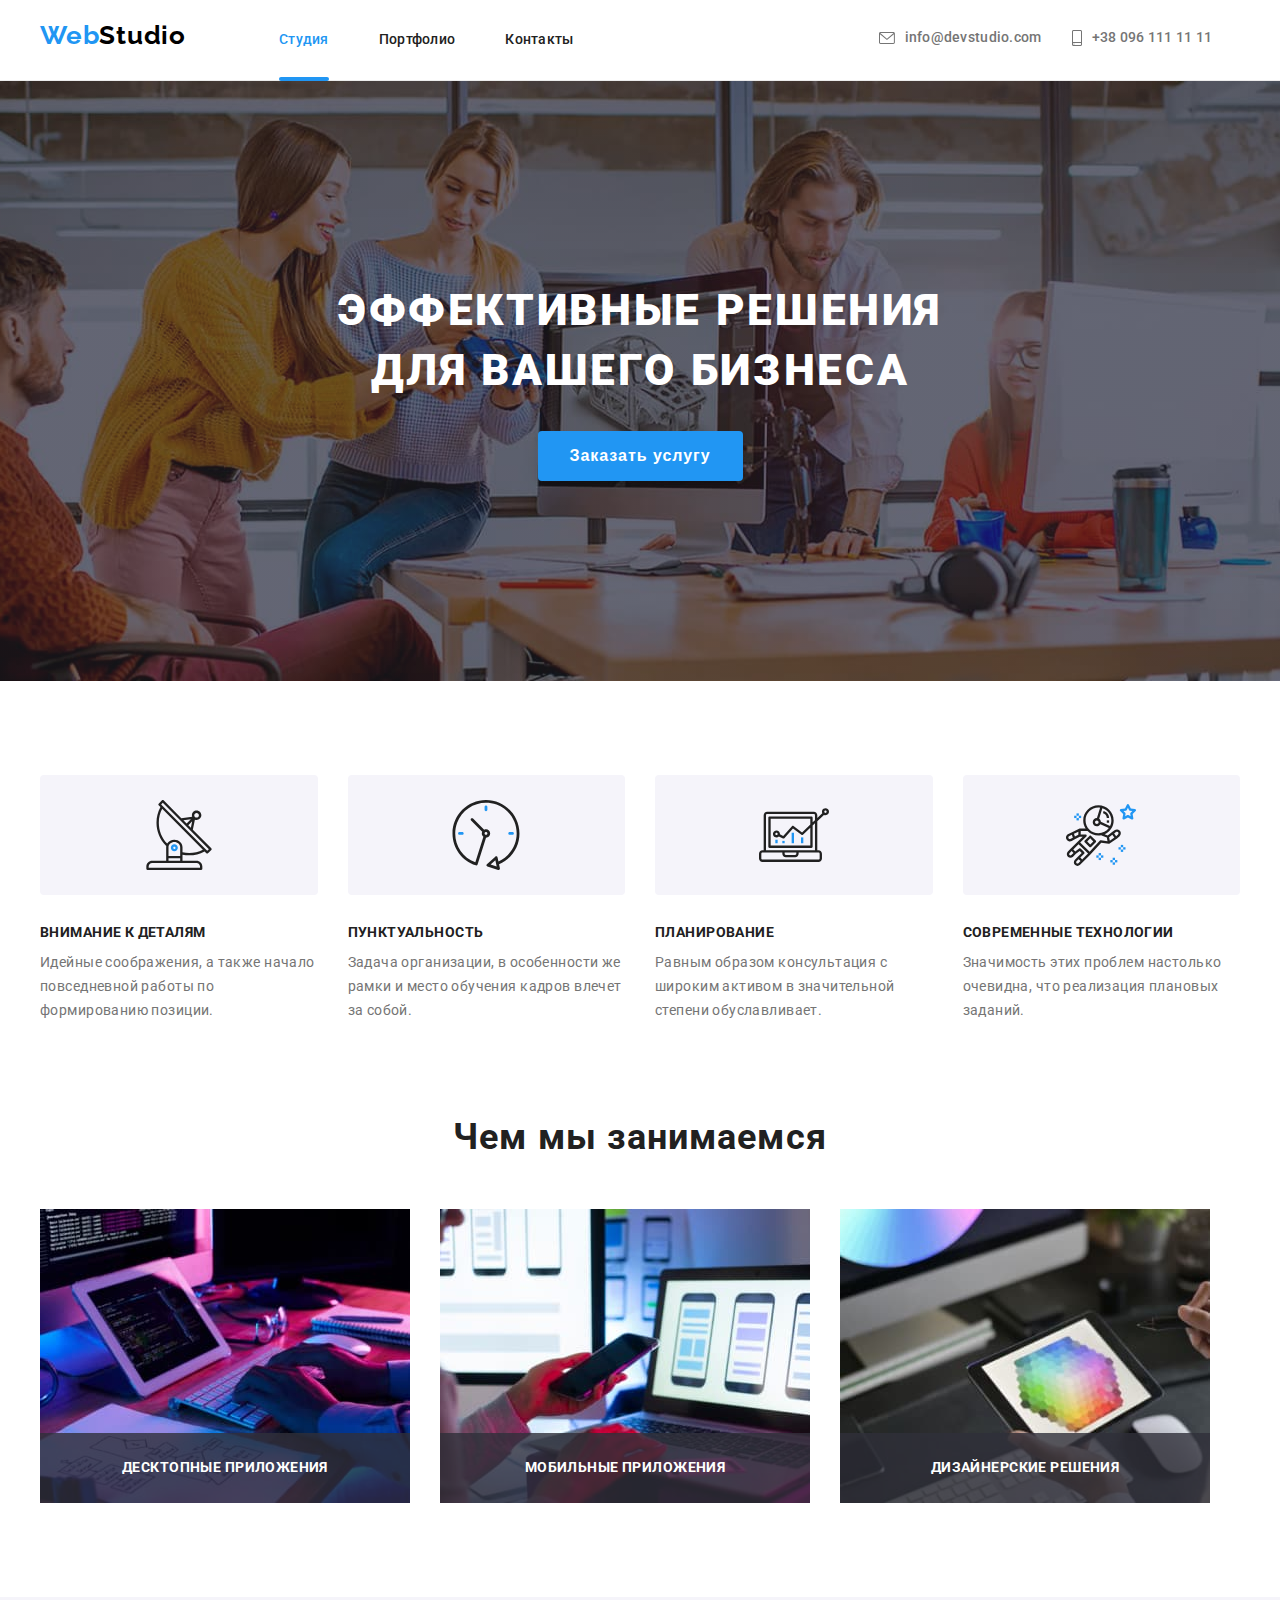
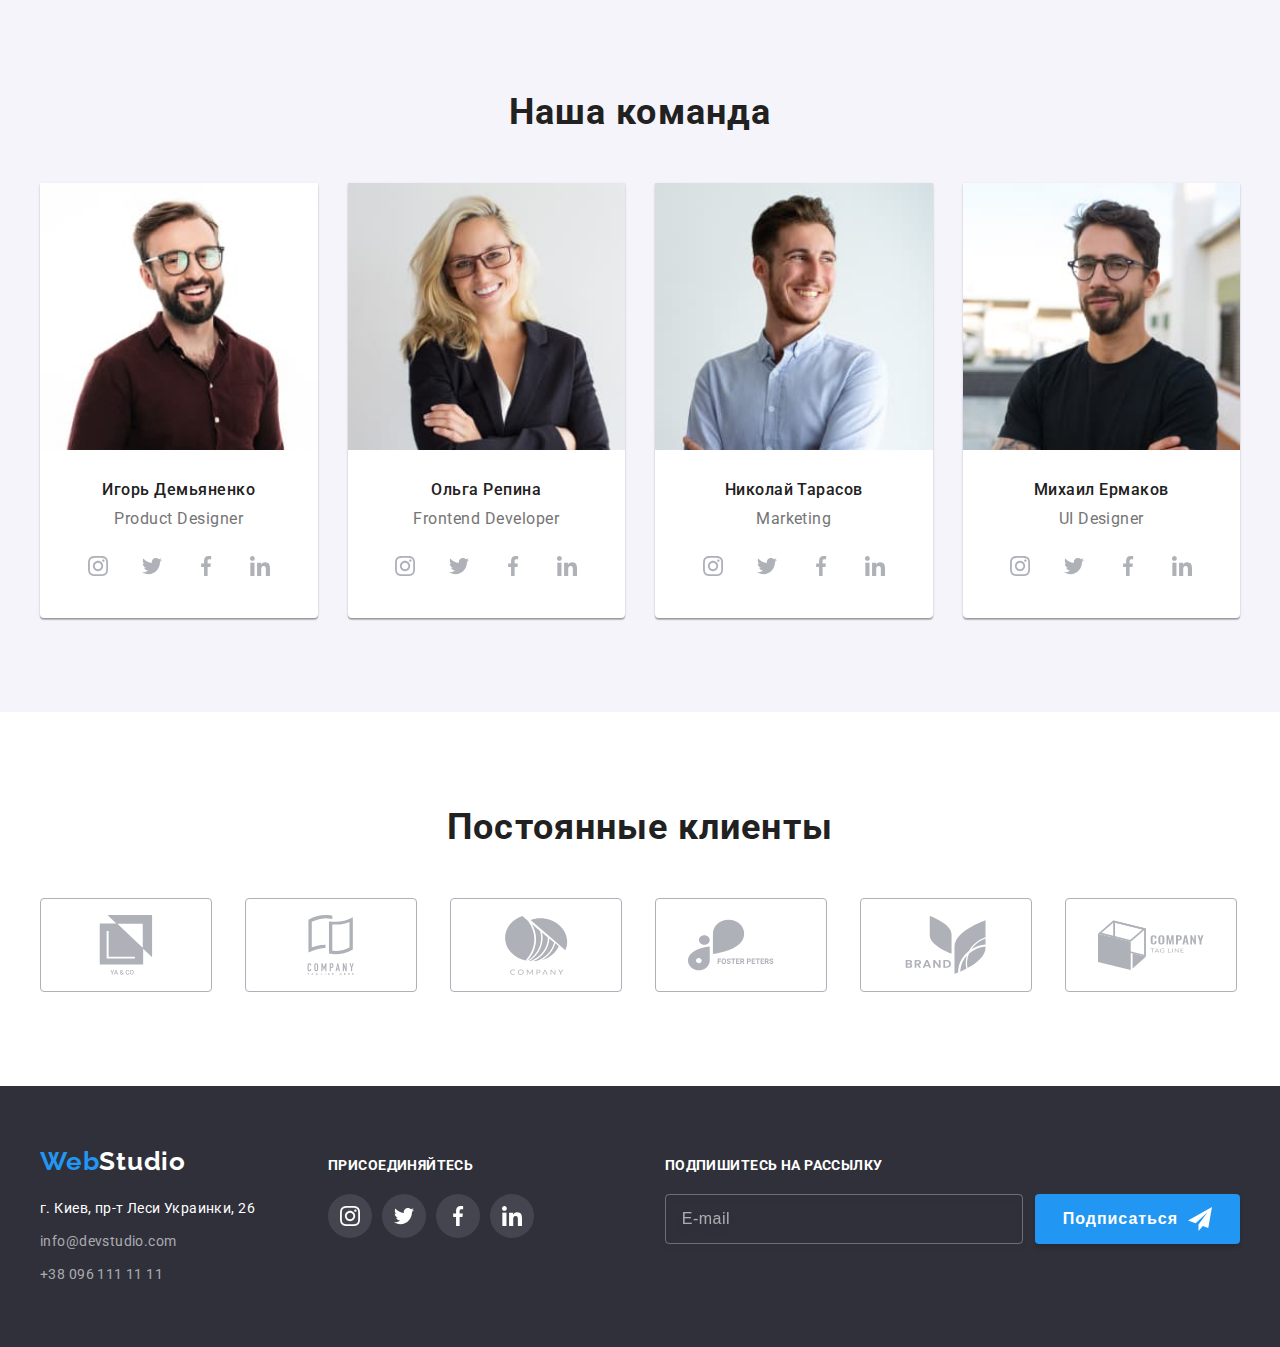
<file: index.html>
<!DOCTYPE html>
<html lang="ru">
  <head>
    <meta charset="UTF-8" />
    <meta http-equiv="X-UA-Compatible" content="IE=edge" />
    <meta name="viewport" content="width=device-width, initial-scale=1.0" />
    <link rel="preconnect" href="https://fonts.googleapis.com" />
    <link rel="preconnect" href="https://fonts.gstatic.com" crossorigin />
    <link
      href="https://fonts.googleapis.com/css2?family=Raleway:wght@700&family=Roboto:wght@400;500;700;900&display=swap"
      rel="stylesheet"
    />
    <meta name="viewport" content="width=device-width, initial-scale=1.0" />
    <title lang="en">WebStudio</title>
    <link
      rel="stylesheet"
      href="https://cdnjs.cloudflare.com/ajax/libs/modern-normalize/1.1.0/modern-normalize.min.css"
      integrity="sha512-wpPYUAdjBVSE4KJnH1VR1HeZfpl1ub8YT/NKx4PuQ5NmX2tKuGu6U/JRp5y+Y8XG2tV+wKQpNHVUX03MfMFn9Q=="
      crossorigin="anonymous"
      referrerpolicy="no-referrer"
    />
    <link rel="stylesheet" href="css/main.min.css" />
  </head>
  <body>
    <header class="header">
      <div class="container header-line">
        <a href="./index.html" class="logo list"
          >Web<span class="h-logo">Studio</span></a
        >
        <button type="button" class="mob-menu-open-btn">
          <svg class="mob-menu-open-icon" width="40px" height="40px">
            <use href="./images/icons/symbol-defs.svg#icon-mob-menu-open"></use>
          </svg>
        </button>
        <nav class="navigation">
          <ul class="menu-list marker">
            <li class="menu-list__item">
              <a href="./index.html" class="menu-list__link current list"
                >Студия
                <div class="link-line"></div
              ></a>
            </li>
            <li class="menu-list__item">
              <a href="./portfolio.html" class="menu-list__link list"
                >Портфолио
                <div class="link-line"></div
              ></a>
            </li>
            <li class="menu-list__item">
              <a href="" class="menu-list__link list"
                >Контакты
                <div class="link-line"></div
              ></a>
            </li>
          </ul>
        </nav>
        <ul class="contacts-list">
          <li class="contacts-list__item">
            <a href="mailto:info@devstudio.com" class="contacts-list__mail">
              <svg class="contacts-list__icon" width="16px" height="12px">
                <use href="./images/icons/symbol-defs.svg#icon-envelope"></use>
              </svg>
              info@devstudio.com</a
            >
          </li>
          <li class="contacts-list__item">
            <a href="tel:+380961111111" class="contacts-list__tel">
              <svg class="contacts-list__icon" width="10px" height="16px">
                <use
                  href="./images/icons/symbol-defs.svg#icon-smartphone"
                ></use></svg
              >+38 096 111 11 11</a
            >
          </li>
        </ul>
      </div>
      <div class="mob-menu is-hidden">
        <button type="button" class="mob-menu-close-btn">
          <svg class="mob-menu-close-icon" width="40px" height="40px">
            <use
              href="./images/icons/symbol-defs.svg#icon-mob-menu-close"
            ></use>
          </svg>
        </button>
        <ul class="mob-menu-list">
          <li class="mob-menu-list__item">
            <a href="./index.html" class="mob-menu-list__link currentt"
              >Студия
              <div class="link-line"></div
            ></a>
          </li>
          <li class="mob-menu-list__item">
            <a href="./portfolio.html" class="mob-menu-list__link list"
              >Портфолио
              <div class="link-line"></div
            ></a>
          </li>
          <li class="mob-menu-list__item">
            <a href="" class="mob-menu-list__link list"
              >Контакты
              <div class="link-line"></div
            ></a>
          </li>
        </ul>
        <div class="mob-menu-end">
          <ul class="mob-contacts-list">
            <li class="mob-contacts-list__item tel">
              <a href="tel:+380961111111" class="mob-contacts-list__tel list">
                +38 096 111 11 11</a
              >
            </li>
            <li class="mob-contacts-list__item mail">
              <a
                href="mailto:info@devstudio.com"
                class="mob-contacts-list__mail list"
              >
                info@devstudio.com</a
              >
            </li>
          </ul>
          <ul class="mob-menu-soc-list">
            <li class="mob-menu-soc-item">
              <a class="mob-menu-soc-link" href="">Instagram</a>
            </li>
            <li class="mob-menu-soc-item">
              <a class="mob-menu-soc-link" href="">Twitter</a>
            </li>
            <li class="mob-menu-soc-item">
              <a class="mob-menu-soc-link" href="">Facebook</a>
            </li>
            <li class="mob-menu-soc-item">
              <a class="mob-menu-soc-link" href="">LinkedIn</a>
            </li>
          </ul>
        </div>
      </div>
    </header>
    <main>
      <section class="banner">
        <div class="container">
          <h1 class="banner__title">Эффективные решения для вашего бизнеса</h1>
          <button type="button" class="btn" data-modal-open>
            Заказать услугу
          </button>
        </div>
      </section>
      <section class="hero section">
        <div class="container">
          <h2 class="hero__pre-title visually-hidden">Наши преимущества</h2>
          <ul class="hero-list">
            <li class="hero-list__item">
              <div class="hero-list__signs">
                <svg class="hero-list__icons" width="70px" height="70px">
                  <use href="./images/icons/symbol-defs.svg#icon-antenna"></use>
                </svg>
              </div>
              <h3 class="hero-list__title">Внимание к деталям</h3>
              <p class="hero-list__text">
                Идейные соображения, а также начало повседневной работы по
                формированию позиции.
              </p>
            </li>
            <li class="hero-list__item">
              <div class="hero-list__signs">
                <svg class="hero-list__icons" width="70px" height="70px">
                  <use href="./images/icons/symbol-defs.svg#icon-clock"></use>
                </svg>
              </div>
              <h3 class="hero-list__title">Пунктуальность</h3>
              <p class="hero-list__text">
                Задача организации, в особенности же рамки и место обучения
                кадров влечет за собой.
              </p>
            </li>
            <li class="hero-list__item">
              <div class="hero-list__signs">
                <svg class="hero-list__icons" width="70px" height="70px">
                  <use href="./images/icons/symbol-defs.svg#icon-diagram"></use>
                </svg>
              </div>
              <h3 class="hero-list__title">Планирование</h3>
              <p class="hero-list__text">
                Равным образом консультация с широким активом в значительной
                степени обуславливает.
              </p>
            </li>
            <li class="hero-list__item">
              <div class="hero-list__signs">
                <svg class="hero-list__icons" width="70px" height="70px">
                  <use
                    href="./images/icons/symbol-defs.svg#icon-astronaut"
                  ></use>
                </svg>
              </div>
              <h3 class="hero-list__title">Современные технологии</h3>
              <p class="hero-list__text">
                Значимость этих проблем настолько очевидна, что реализация
                плановых заданий.
              </p>
            </li>
          </ul>
        </div>
      </section>
      <section class="service section">
        <div class="container">
          <h2 class="title">Чем мы занимаемся</h2>
          <ul class="service-list marker">
            <li class="service-list__item">
              <a href="" class="service-list__link">
                <img
                  class="service-list__img"
                  srcset="./images/action1.jpg 1x, ./images/service-1-2x.jpg 2x"
                  src="./images/action1.jpg"
                  alt="человек печатает
                        текст"
                  width="370"
                  height="294"
                />
                <h3 class="service-list__type">Десктопные приложения</h3></a
              >
            </li>
            <li class="service-list__item">
              <a href="" class="service-list__link">
                <img
                  class="service-list__img"
                  srcset="./images/action2.jpg 1x, ./images/service-2-2x.jpg 2x"
                  src="./images/action2.jpg"
                  alt="человек печатает на телефоне"
                  width="370"
                  height="294"
                />
                <h3 class="service-list__type">Мобильные приложения</h3>
              </a>
            </li>
            <li class="service-list__item">
              <a href="" class="service-list__link">
                <img
                  class="service-list__img"
                  srcset="./images/action3.jpg 1x, ./images/service-3-2x.jpg 2x"
                  src="./images/action3.jpg"
                  alt="человек рисует на планшете"
                  width="370"
                  height="294"
                />
                <h3 class="service-list__type">Дизайнерские решения</h3></a
              >
            </li>
          </ul>
        </div>
      </section>
      <section class="staff section">
        <div class="container">
          <h2 class="title">Наша команда</h2>
          <ul class="staff-list marker">
            <li class="staff-item">
              <picture>
                <source
                  srcset="
                    ./images/staff/agent-1-1x.jpg 1x,
                    ./images/staff/agent-1-2x.jpg 2x
                  "
                  media="(min-width: 1200px)"
                />
                <source
                  srcset="
                    ./images/staff/agent-1-tab-1x.jpg 1x,
                    ./images/staff/agent-1-tab-2x.jpg 2x
                  "
                  media="(min-width: 768px)"
                />
                <source
                  srcset="
                    ./images/staff/agent-1-mob-1x.jpg 1x,
                    ./images/staff/agent-1-mob-2x.jpg 2x
                  "
                  media="(min-width: 320px)"
                />
                <img
                  src="./images/staff/agent-1-mob-1x.jpg "
                  alt="Игорь Демьяненко"
                />
              </picture>
              <div class="agent-file">
                <h3 class="staff-agent">Игорь Демьяненко</h3>
                <p lang="en" class="staff-position">Product Designer</p>
                <ul class="marker soc-list">
                  <li class="soc-item">
                    <a class="agent-soc-link social-links" href=""
                      ><svg class="soc-icons" width="20px" height="20px">
                        <use
                          href="./images/icons/symbol-defs.svg#icon-instagram"
                        ></use></svg
                    ></a>
                  </li>
                  <li class="soc-item">
                    <a class="agent-soc-link social-links" href=""
                      ><svg class="soc-icons" width="20px" height="20px">
                        <use
                          href="./images/icons/symbol-defs.svg#icon-twitter"
                        ></use></svg
                    ></a>
                  </li>
                  <li class="soc-item">
                    <a class="agent-soc-link social-links" href=""
                      ><svg class="soc-icons" width="20px" height="20px">
                        <use
                          href="./images/icons/symbol-defs.svg#icon-facebook"
                        ></use></svg
                    ></a>
                  </li>
                  <li class="soc-item">
                    <a class="agent-soc-link social-links" href=""
                      ><svg class="soc-icons" width="20px" height="20px">
                        <use
                          href="./images/icons/symbol-defs.svg#icon-linkedin"
                        ></use></svg
                    ></a>
                  </li>
                </ul>
              </div>
            </li>
            <li class="staff-item">
              <picture>
                <source
                  srcset="
                    ./images/staff/agent-2-1x.jpg 1x,
                    ./images/staff/agent-2-2x.jpg 2x
                  "
                  media="(min-width: 1200px)"
                />
                <source
                  srcset="
                    ./images/staff/agent-2-tab-1x.jpg 1x,
                    ./images/staff/agent-2-tab-2x.jpg 2x
                  "
                  media="(min-width: 768px)"
                />
                <source
                  srcset="
                    ./images/staff/agent-2-mob-1x.jpg 1x,
                    ./images/staff/agent-2-mob-2x.jpg 2x
                  "
                  media="(min-width: 320px)"
                />
                <img
                  src="./images/staff/agent-2-mob-1x.jpg "
                  alt="Ольга Репина"
                />
              </picture>
              <div class="agent-file">
                <h3 class="staff-agent">Ольга Репина</h3>
                <p lang="en" class="staff-position">Frontend Developer</p>
                <ul class="marker soc-list">
                  <li class="soc-item">
                    <a class="agent-soc-link social-links" href=""
                      ><svg class="soc-icons" width="20px" height="20px">
                        <use
                          href="./images/icons/symbol-defs.svg#icon-instagram"
                        ></use></svg
                    ></a>
                  </li>
                  <li class="soc-item">
                    <a class="agent-soc-link social-links" href=""
                      ><svg class="soc-icons" width="20px" height="20px">
                        <use
                          href="./images/icons/symbol-defs.svg#icon-twitter"
                        ></use></svg
                    ></a>
                  </li>
                  <li class="soc-item">
                    <a class="agent-soc-link social-links" href=""
                      ><svg class="soc-icons" width="20px" height="20px">
                        <use
                          href="./images/icons/symbol-defs.svg#icon-facebook"
                        ></use></svg
                    ></a>
                  </li>
                  <li class="soc-item">
                    <a class="agent-soc-link social-links" href=""
                      ><svg class="soc-icons" width="20px" height="20px">
                        <use
                          href="./images/icons/symbol-defs.svg#icon-linkedin"
                        ></use></svg
                    ></a>
                  </li>
                </ul>
              </div>
            </li>
            <li class="staff-item">
              <picture>
                <source
                  srcset="
                    ./images/staff/agent-3-1x.jpg 1x,
                    ./images/staff/agent-3-2x.jpg 2x
                  "
                  media="(min-width: 1200px)"
                />
                <source
                  srcset="
                    ./images/staff/agent-3-tab-1x.jpg 1x,
                    ./images/staff/agent-3-tab-2x.jpg 2x
                  "
                  media="(min-width: 768px)"
                />
                <source
                  srcset="
                    ./images/staff/agent-3-mob-1x.jpg 1x,
                    ./images/staff/agent-3-mob-2x.jpg 2x
                  "
                  media="(min-width: 320px)"
                />
                <img
                  src="./images/staff/agent-3-mob-1x.jpg "
                  alt="Николай Тарасов"
                />
              </picture>
              <div class="agent-file">
                <h3 class="staff-agent">Николай Тарасов</h3>
                <p lang="en" class="staff-position">Marketing</p>
                <ul class="marker soc-list">
                  <li class="soc-item">
                    <a class="agent-soc-link social-links" href=""
                      ><svg class="soc-icons" width="20px" height="20px">
                        <use
                          href="./images/icons/symbol-defs.svg#icon-instagram"
                        ></use></svg
                    ></a>
                  </li>
                  <li class="soc-item">
                    <a class="agent-soc-link social-links" href=""
                      ><svg class="soc-icons" width="20px" height="20px">
                        <use
                          href="./images/icons/symbol-defs.svg#icon-twitter"
                        ></use></svg
                    ></a>
                  </li>
                  <li class="soc-item">
                    <a class="agent-soc-link social-links" href=""
                      ><svg class="soc-icons" width="20px" height="20px">
                        <use
                          href="./images/icons/symbol-defs.svg#icon-facebook"
                        ></use></svg
                    ></a>
                  </li>
                  <li class="soc-item">
                    <a class="agent-soc-link social-links" href=""
                      ><svg class="soc-icons" width="20px" height="20px">
                        <use
                          href="./images/icons/symbol-defs.svg#icon-linkedin"
                        ></use></svg
                    ></a>
                  </li>
                </ul>
              </div>
            </li>
            <li class="staff-item">
              <picture>
                <source
                  srcset="
                    ./images/staff/agent-4-1x.jpg 1x,
                    ./images/staff/agent-4-2x.jpg 2x
                  "
                  media="(min-width: 1200px)"
                />
                <source
                  srcset="
                    ./images/staff/agent-4-tab-1x.jpg 1x,
                    ./images/staff/agent-4-tab-2x.jpg 2x
                  "
                  media="(min-width: 768px)"
                />
                <source
                  srcset="
                    ./images/staff/agent-4-mob-1x.jpg 1x,
                    ./images/staff/agent-4-mob-2x.jpg 2x
                  "
                  media="(min-width: 320px)"
                />
                <img
                  src="./images/staff/agent-4-mob-1x.jpg "
                  alt="Михаил Ермаков"
                />
              </picture>
              <div class="agent-file">
                <h3 class="staff-agent">Михаил Ермаков</h3>
                <p lang="en" class="staff-position">UI Designer</p>
                <ul class="marker soc-list">
                  <li class="soc-item">
                    <a class="agent-soc-link social-links" href=""
                      ><svg class="soc-icons" width="20px" height="20px">
                        <use
                          href="./images/icons/symbol-defs.svg#icon-instagram"
                        ></use></svg
                    ></a>
                  </li>
                  <li class="soc-item">
                    <a class="agent-soc-link social-links" href=""
                      ><svg class="soc-icons" width="20px" height="20px">
                        <use
                          href="./images/icons/symbol-defs.svg#icon-twitter"
                        ></use></svg
                    ></a>
                  </li>
                  <li class="soc-item">
                    <a class="agent-soc-link social-links" href=""
                      ><svg class="soc-icons" width="20px" height="20px">
                        <use
                          href="./images/icons/symbol-defs.svg#icon-facebook"
                        ></use></svg
                    ></a>
                  </li>
                  <li class="soc-item">
                    <a class="agent-soc-link social-links" href=""
                      ><svg class="soc-icons" width="20px" height="20px">
                        <use
                          href="./images/icons/symbol-defs.svg#icon-linkedin"
                        ></use></svg
                    ></a>
                  </li>
                </ul>
              </div>
            </li>
          </ul>
        </div>
      </section>
      <section class="customers section">
        <div class="container">
          <h2 class="title">Постоянные клиенты</h2>
          <ul class="customers-list marker">
            <li class="customers-item">
              <a class="customer-link" href=""
                ><svg class="customers-icon" width="106" height="60">
                  <use
                    href="./images/icons/customers.svg#icon-client-1"
                  ></use></svg
              ></a>
            </li>
            <li class="customers-item">
              <a class="customer-link" href=""
                ><svg class="customers-icon" width="106" height="60">
                  <use
                    href="./images/icons/customers.svg#icon-client-2"
                  ></use></svg
              ></a>
            </li>
            <li class="customers-item">
              <a class="customer-link" href=""
                ><svg class="customers-icon" width="106" height="60">
                  <use
                    href="./images/icons/customers.svg#icon-client-3"
                  ></use></svg
              ></a>
            </li>
            <li class="customers-item">
              <a class="customer-link" href=""
                ><svg class="customers-icon" width="106" height="60">
                  <use
                    href="./images/icons/customers.svg#icon-client-4"
                  ></use></svg
              ></a>
            </li>
            <li class="customers-item">
              <a class="customer-link" href=""
                ><svg class="customers-icon" width="106" height="60">
                  <use
                    href="./images/icons/customers.svg#icon-client-5"
                  ></use></svg
              ></a>
            </li>
            <li class="customers-item">
              <a class="customer-link" href=""
                ><svg class="customers-icon" width="106" height="60">
                  <use
                    href="./images/icons/customers.svg#icon-client-6"
                  ></use></svg
              ></a>
            </li>
          </ul>
        </div>
      </section>
    </main>
    <footer class="footer">
      <div class="container footer-line">
        <div class="tab-footer-contacts">
          <div class="address-box">
            <a href="./index.html" class="logo list"
              >Web<span class="f-logo">Studio</span></a
            >
            <address class="footer-address">
              <ul class="footer-list marker">
                <li class="footer-item">
                  <a
                    href="https://goo.gl/maps/2nXWbxgtpH25qz2GA"
                    target="_blank"
                    rel="noreferrer noopener"
                    class="footer-location list"
                    >г. Киев, пр-т Леси Украинки, 26</a
                  >
                </li>
                <li class="footer-item">
                  <a href="mailto:info@devstudio.com" class="footer-mail list"
                    >info@devstudio.com</a
                  >
                </li>
                <li class="footer-item">
                  <a href="tel:+380961111111" class="footer-tel list"
                    >+38 096 111 11 11</a
                  >
                </li>
              </ul>
            </address>
          </div>
          <div class="footer-invite">
            <h3 class="invite-title">присоединяйтесь</h3>
            <ul class="soc-list marker">
              <li class="soc-item">
                <a class="footer-soc-link social-links link" href=""
                  ><svg class="soc-icons" width="20px" height="20px">
                    <use
                      href="./images/icons/symbol-defs.svg#icon-instagram"
                    ></use></svg
                ></a>
              </li>
              <li class="soc-item">
                <a class="footer-soc-link social-links" href=""
                  ><svg class="soc-icons" width="20px" height="20px">
                    <use
                      href="./images/icons/symbol-defs.svg#icon-twitter"
                    ></use></svg
                ></a>
              </li>
              <li class="soc-item">
                <a class="footer-soc-link social-links list" href=""
                  ><svg class="soc-icons" width="20px" height="20px">
                    <use
                      href="./images/icons/symbol-defs.svg#icon-facebook"
                    ></use></svg
                ></a>
              </li>
              <li class="soc-item">
                <a class="footer-soc-link social-links" href=""
                  ><svg class="soc-icons" width="20px" height="20px">
                    <use
                      href="./images/icons/symbol-defs.svg#icon-linkedin"
                    ></use></svg
                ></a>
              </li>
            </ul>
          </div>
        </div>
        <form class="footer-form">
          <label class="follow-label" for="follow-mail"
            >Подпишитесь на рассылку</label
          >
          <div class="follow-wrap">
            <input
              class="follow-input"
              name="follow-mail"
              type="email"
              id="follow-mail"
              placeholder="E-mail"
              required
            />
            <button class="follow-btn" type="submit">
              Подписаться<svg class="follow-icon" width="24px" height="24px">
                <use href="./images/icons/symbol-defs.svg#icon-plane"></use>
              </svg>
            </button>
          </div>
        </form>
      </div>
    </footer>
    <div class="backdrop is-hidden" data-modal>
      <div class="modal">
        <button type="button" class="modal-close" data-modal-close>
          <svg class="modal-close-icon" width="18" height="18">
            <use href="./images/icons/symbol-defs.svg#icon-exit"></use>
          </svg>
        </button>
        <form class="modal-form">
          <h3 class="modal-title">Оставьте свои данные, мы вам перезвоним</h3>
          <div class="field-form">
            <label class="modal-label" for="user-name">Имя</label>
            <div class="input-wrap">
              <input
                placeholder=" "
                class="modal-input"
                type="text"
                name="user-name"
                id="user-name"
                required
                minlength="2"
                maxlength="20"
              />
              <svg class="input-icon" width="18px" height="18px">
                <use
                  href="./images/icons/symbol-defs.svg#icon-user-modal"
                ></use>
              </svg>
            </div>
          </div>
          <div class="field-form">
            <label class="modal-label tel" for="user-tel">Телефон</label>
            <div class="input-wrap">
              <input
                placeholder=" "
                class="modal-input"
                type="tel"
                value="+380"
                name="user-tel"
                id="user-tel"
                maxlength="13"
                required
              />
              <svg class="input-icon" width="18px" height="18px">
                <use
                  href="./images/icons/symbol-defs.svg#icon-phone-modal"
                ></use>
              </svg>
            </div>
          </div>
          <div class="field-form">
            <label class="modal-label" for="user-mail">Почта</label>
            <div class="input-wrap">
              <input
                placeholder=" "
                class="modal-input"
                type="email"
                name="user-mail"
                id="user-mail"
                maxlength="30"
                required
              />
              <svg class="input-icon" width="18px" height="18px">
                <use
                  href="./images/icons/symbol-defs.svg#icon-envelope-modal"
                ></use>
              </svg>
            </div>
          </div>
          <label class="modal-label" for="user-commment">Комментарий</label>
          <textarea
            class="modal-comment"
            placeholder="Введите текст"
            name="user-commment"
            id="user-commment"
            cols="30"
            rows="10"
          ></textarea>
          <input
            class="modal-check visually-hidden"
            type="checkbox"
            name="privacy-confirm"
            id="privacy-confirm"
            required
          />
          <label class="modal-check-text" for="privacy-confirm"
            ><span class="confirmation"
              ><svg class="privacy-icon" width="16px" height="15px">
                <use
                  href="./images/icons/symbol-defs.svg#icon-check-modal"
                ></use></svg
            ></span>
            Соглашаюсь с рассылкой и принимаю &nbsp;
            <a class="privacy-link list" href="">Условия договора</a></label
          >
          <button class="modal-btn" type="submit">Отправить</button>
        </form>
      </div>
    </div>
    <script src="./js/modal.js"></script>
    <script src="./js/menu.js"></script>
  </body>
</html>
</file>
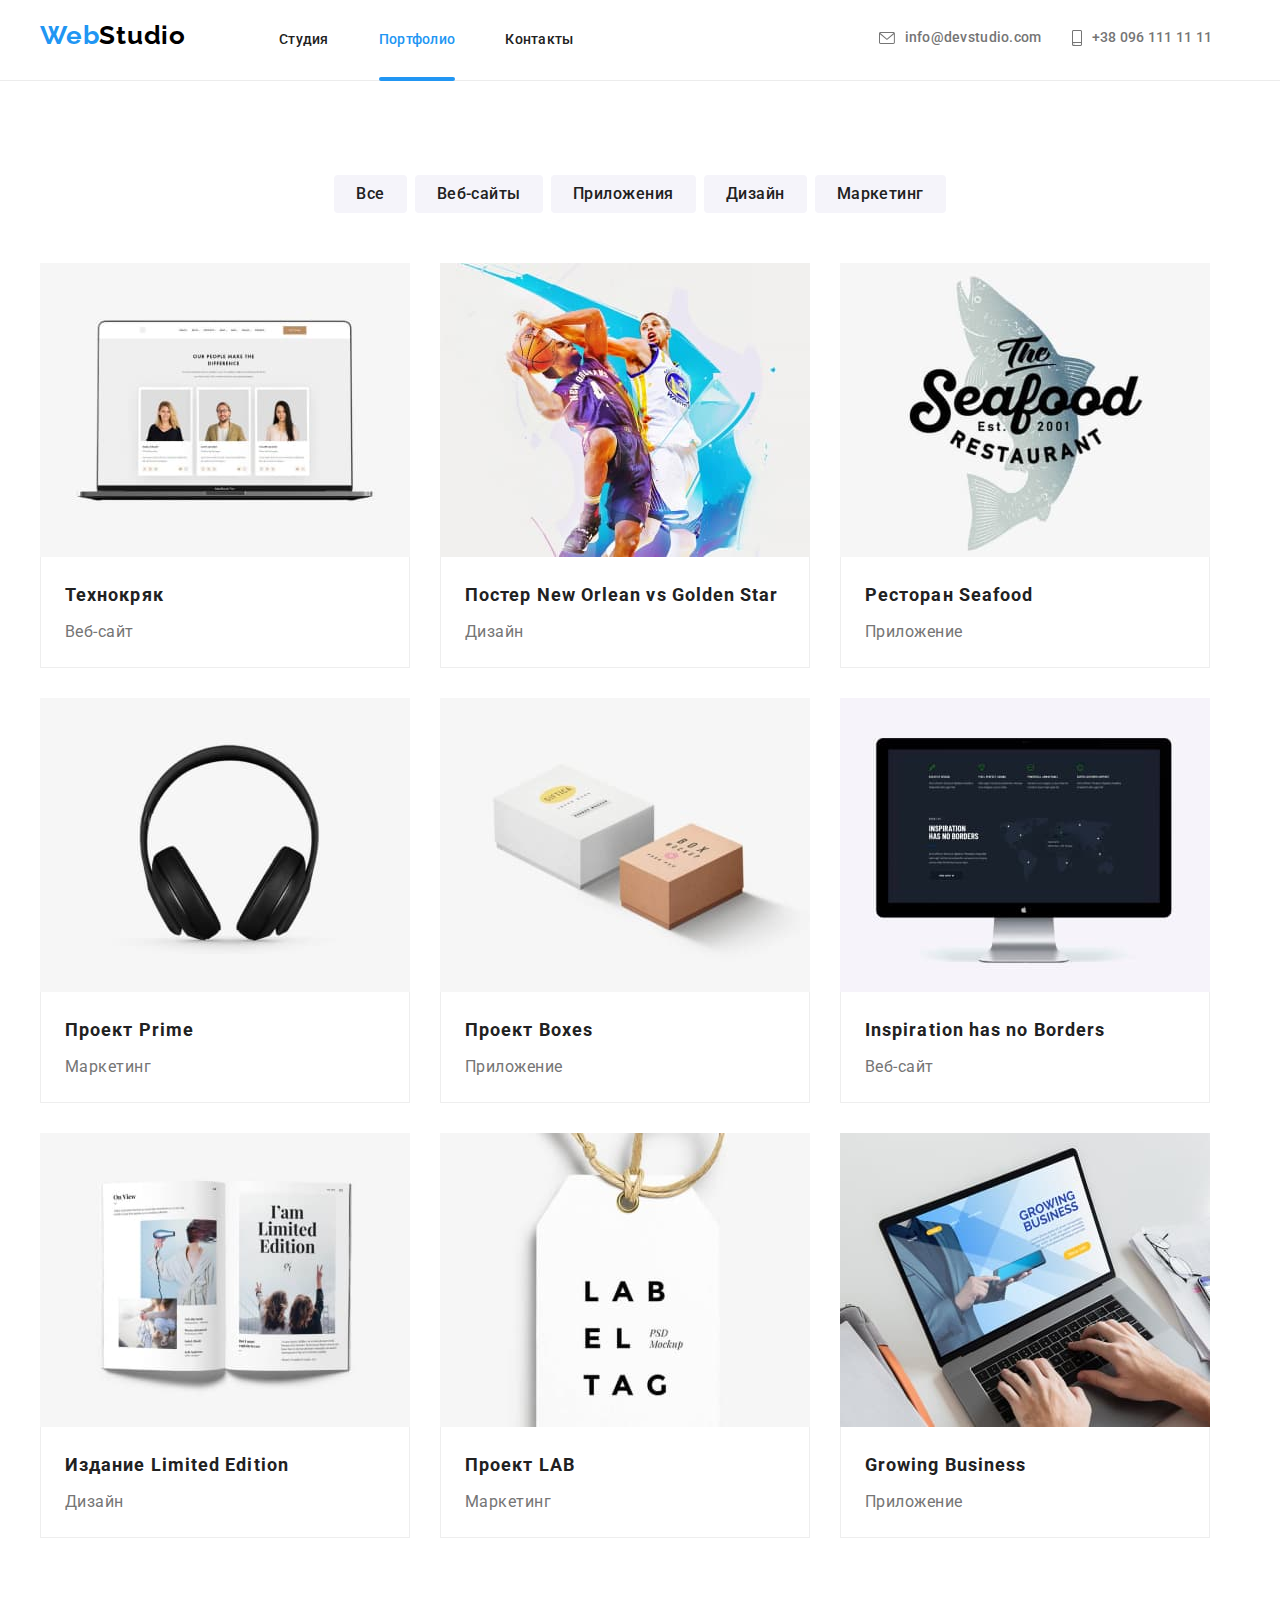
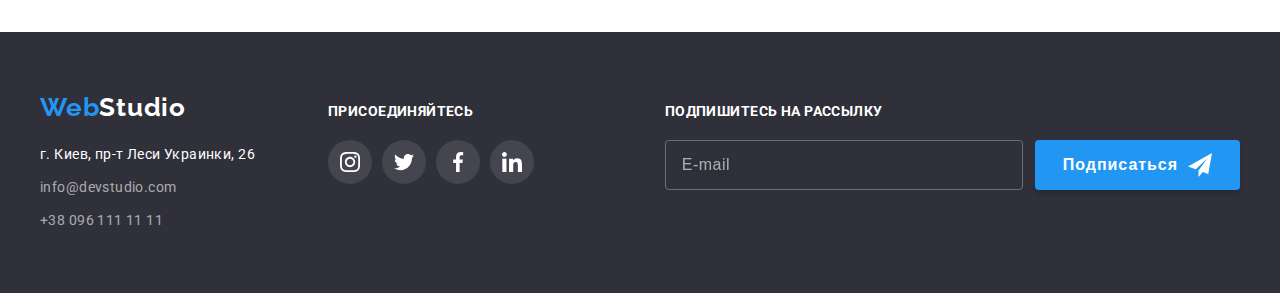
<file: portfolio.html>
<!DOCTYPE html>
<html lang="ru">
  <head>
    <meta charset="UTF-8" />
    <meta http-equiv="X-UA-Compatible" content="IE=edge" />
    <meta name="viewport" content="width=device-width, initial-scale=1.0" />
    <link rel="preconnect" href="https://fonts.googleapis.com" />
    <link rel="preconnect" href="https://fonts.gstatic.com" crossorigin />
    <link
      href="https://fonts.googleapis.com/css2?family=Raleway:wght@700&family=Roboto:wght@400;500;700;900&display=swap"
      rel="stylesheet"
    />
    <meta name="viewport" content="width=device-width, initial-scale=1.0" />
    <title>Портфолио</title>
    <link
      rel="stylesheet"
      href="https://cdnjs.cloudflare.com/ajax/libs/modern-normalize/1.1.0/modern-normalize.min.css"
      integrity="sha512-wpPYUAdjBVSE4KJnH1VR1HeZfpl1ub8YT/NKx4PuQ5NmX2tKuGu6U/JRp5y+Y8XG2tV+wKQpNHVUX03MfMFn9Q=="
      crossorigin="anonymous"
      referrerpolicy="no-referrer"
    />
    <link
      rel="stylesheet"
      href="https://cdnjs.cloudflare.com/ajax/libs/animate.css/4.1.1/animate.min.css"
    />
    <link rel="stylesheet" href="css/main.min.css" />
  </head>
  <body>
    <header class="header">
      <div class="container">
        <div class="header-line">
          <a href="./index.html" class="logo list"
            >Web<span class="h-logo">Studio</span></a
          >
          <button type="button" class="mob-menu-open-btn">
            <svg class="mob-menu-open-icon" width="40px" height="40px">
              <use
                href="./images/icons/symbol-defs.svg#icon-mob-menu-open"
              ></use>
            </svg>
          </button>
          <nav class="navigation">
            <ul class="menu-list marker">
              <li class="menu-list__item">
                <a href="./index.html" class="menu-list__link list"
                  >Студия
                  <div class="link-line"></div
                ></a>
              </li>
              <li class="menu-list__item">
                <a href="./portfolio.html" class="menu-list__link current list"
                  >Портфолио
                  <div class="link-line"></div
                ></a>
              </li>
              <li class="menu-list__item">
                <a href="" class="menu-list__link list"
                  >Контакты
                  <div class="link-line"></div
                ></a>
              </li>
            </ul>
          </nav>
          <ul class="contacts-list">
            <li class="contacts-list__item">
              <a href="mailto:info@devstudio.com" class="contacts-list__mail">
                <svg class="contacts-list__icon" width="16px" height="12px">
                  <use
                    href="./images/icons/symbol-defs.svg#icon-envelope"
                  ></use>
                </svg>
                info@devstudio.com</a
              >
            </li>
            <li class="contacts-list__item">
              <a href="tel:+380961111111" class="contacts-list__tel">
                <svg class="contacts-list__icon" width="10px" height="16px">
                  <use
                    href="./images/icons/symbol-defs.svg#icon-smartphone"
                  ></use></svg
                >+38 096 111 11 11</a
              >
            </li>
          </ul>
        </div>
      </div>
      <div class="mob-menu is-hidden">
        <button type="button" class="mob-menu-close-btn">
          <svg class="mob-menu-close-icon" width="40px" height="40px">
            <use
              href="./images/icons/symbol-defs.svg#icon-mob-menu-close"
            ></use>
          </svg>
        </button>
        <ul class="mob-menu-list">
          <li class="mob-menu-list__item">
            <a href="./index.html" class="mob-menu-list__link"
              >Студия
              <div class="link-line"></div
            ></a>
          </li>
          <li class="mob-menu-list__item">
            <a href="./portfolio.html" class="mob-menu-list__link currentt"
              >Портфолио
              <div class="link-line"></div
            ></a>
          </li>
          <li class="mob-menu-list__item">
            <a href="" class="mob-menu-list__link list"
              >Контакты
              <div class="link-line"></div
            ></a>
          </li>
        </ul>
        <div class="mob-menu-end">
          <ul class="mob-contacts-list">
            <li class="mob-contacts-list__item tel">
              <a href="tel:+380961111111" class="mob-contacts-list__tel list">
                +38 096 111 11 11</a
              >
            </li>
            <li class="mob-contacts-list__item">
              <a
                href="mailto:info@devstudio.com"
                class="mob-contacts-list__mail"
              >
                info@devstudio.com</a
              >
            </li>
          </ul>
          <ul class="mob-menu-soc-list">
            <li class="mob-menu-soc-item">
              <a class="mob-menu-soc-link" href="">Instagram</a>
            </li>
            <li class="mob-menu-soc-item">
              <a class="mob-menu-soc-link" href="">Twitter</a>
            </li>
            <li class="mob-menu-soc-item">
              <a class="mob-menu-soc-link" href="">Facebook</a>
            </li>
            <li class="mob-menu-soc-item">
              <a class="mob-menu-soc-link" href="">LinkedIn</a>
            </li>
          </ul>
        </div>
      </div>
    </header>
    <main>
      <section class="category section">
        <div class="container">
          <h1 class="visually-hidden">Наши направления работы</h1>
          <ul class="category-list marker">
            <li class="category-item">
              <button type="button" class="c-btn">Все</button>
            </li>
            <li class="category-item">
              <button type="button" class="c-btn">Веб-сайты</button>
            </li>
            <li class="category-item">
              <button type="button" class="c-btn">Приложения</button>
            </li>
            <li class="category-item">
              <button type="button" class="c-btn">Дизайн</button>
            </li>
            <li class="category-item">
              <button type="button" class="c-btn">Маркетинг</button>
            </li>
          </ul>
          <ul class="cases-list marker">
            <li class="cases-item">
              <a href="" class="case-link list">
                <div class="img-overlay">
                  <picture>
                    <source
                      srcset="
                        ./images/projects/techno.jpg       1x,
                        ./images/projects/project-1-2x.jpg 2x
                      "
                      media="(min-width: 1200px)"
                    />
                    <source
                      srcset="
                        ./images/projects/project-1-tab-1x.jpg 1x,
                        ./images/projects/project-1-tab-2x.jpg 2x
                      "
                      media="(min-width: 768px)"
                    />
                    <source
                      srcset="
                        ./images/projects/project-1-mob-1x.jpg 1x,
                        ./images/projects/project-1-mob-2x.jpg 2x
                      "
                      media="(min-width: 320px)"
                    />
                    <img
                      src="./images/projects/project-1-mob-1x.jpg"
                      alt="сайт"
                    />
                  </picture>
                  <div class="overlay">
                    <p class="overlay-text">
                      Ресурс предлагает комплексные предложения с разным уровнем
                      функционала и сервисов. Все это позволит посетителю
                      получить исчерпывающие сведения о компании или частном
                      лице.
                    </p>
                  </div>
                </div>
                <div class="case-file">
                  <h2 class="case-name">Технокряк</h2>
                  <p class="case-type">Веб-сайт</p>
                </div>
              </a>
            </li>
            <li class="cases-item">
              <a href="" class="case-link list">
                <div class="img-overlay">
                  <picture>
                    <source
                      srcset="
                        ./images/projects/poster.jpg       1x,
                        ./images/projects/project-2-2x.jpg 2x
                      "
                      media="(min-width: 1200px)"
                    />
                    <source
                      srcset="
                        ./images/projects/project-2-tab-1x.jpg 1x,
                        ./images/projects/project-2-tab-2x.jpg 2x
                      "
                      media="(min-width: 768px)"
                    />
                    <source
                      srcset="
                        ./images/projects/project-2-mob-1x.jpg 1x,
                        ./images/projects/project-2-mob-2x.jpg 2x
                      "
                      media="(min-width: 320px)"
                    />
                    <img
                      src="./images/projects/project-2-mob-1x.jpg"
                      alt="постер"
                    />
                  </picture>
                  <div class="overlay">
                    <p class="overlay-text">
                      Ресурс предлагает комплексные предложения с разным уровнем
                      функционала и сервисов. Все это позволит посетителю
                      получить исчерпывающие сведения о компании или частном
                      лице.
                    </p>
                  </div>
                </div>
                <div class="case-file">
                  <h2 lang="en" class="case-name">
                    Постер New Orlean vs Golden Star
                  </h2>
                  <p class="case-type">Дизайн</p>
                </div>
              </a>
            </li>
            <li class="cases-item">
              <a href="" class="case-link list"
                ><div class="img-overlay">
                  <picture>
                    <source
                      srcset="
                        ./images/projects/seafood.jpg      1x,
                        ./images/projects/project-3-2x.jpg 2x
                      "
                      media="(min-width: 1200px)"
                    />
                    <source
                      srcset="
                        ./images/projects/project-3-tab-1x.jpg 1x,
                        ./images/projects/project-3-tab-2x.jpg 2x
                      "
                      media="(min-width: 768px)"
                    />
                    <source
                      srcset="
                        ./images/projects/project-3-mob-1x.jpg 1x,
                        ./images/projects/project-3-mob-2x.jpg 2x
                      "
                      media="(min-width: 320px)"
                    />
                    <img
                      src="./images/projects/project-3-mob-1x.jpg"
                      alt="ресторан"
                    />
                  </picture>
                  <div class="overlay">
                    <p class="overlay-text">
                      Ресурс предлагает комплексные предложения с разным уровнем
                      функционала и сервисов. Все это позволит посетителю
                      получить исчерпывающие сведения о компании или частном
                      лице.
                    </p>
                  </div>
                </div>
                <div class="case-file">
                  <h2 class="case-name">Ресторан Seafood</h2>
                  <p class="case-type">Приложение</p>
                </div>
              </a>
            </li>
            <li class="cases-item">
              <a href="" class="case-link list">
                <div class="img-overlay">
                  <picture>
                    <source
                      srcset="
                        ./images/projects/prime.jpg        1x,
                        ./images/projects/project-4-2x.jpg 2x
                      "
                      media="(min-width: 1200px)"
                    />
                    <source
                      srcset="
                        ./images/projects/project-4-tab-1x.jpg 1x,
                        ./images/projects/project-4-tab-2x.jpg 2x
                      "
                      media="(min-width: 768px)"
                    />
                    <source
                      srcset="
                        ./images/projects/project-4-mob-1x.jpg 1x,
                        ./images/projects/project-4-mob-2x.jpg 2x
                      "
                      media="(min-width: 320px)"
                    />
                    <img
                      src="./images/projects/project-4-mob-1x.jpg"
                      alt="наушники"
                    />
                  </picture>
                  <div class="overlay">
                    <p class="overlay-text">
                      Ресурс предлагает комплексные предложения с разным уровнем
                      функционала и сервисов. Все это позволит посетителю
                      получить исчерпывающие сведения о компании или частном
                      лице.
                    </p>
                  </div>
                </div>
                <div class="case-file">
                  <h2 class="case-name">Проект Prime</h2>
                  <p class="case-type">Маркетинг</p>
                </div>
              </a>
            </li>
            <li class="cases-item">
              <a href="" class="case-link list">
                <div class="img-overlay">
                  <picture>
                    <source
                      srcset="
                        ./images/projects/boxes.jpg        1x,
                        ./images/projects/project-5-2x.jpg 2x
                      "
                      media="(min-width: 1200px)"
                    />
                    <source
                      srcset="
                        ./images/projects/project-5-tab-1x.jpg 1x,
                        ./images/projects/project-5-tab-2x.jpg 2x
                      "
                      media="(min-width: 768px)"
                    />
                    <source
                      srcset="
                        ./images/projects/project-5-mob-1x.jpg 1x,
                        ./images/projects/project-5-mob-2x.jpg 2x
                      "
                      media="(min-width: 320px)"
                    />
                    <img
                      src="./images/projects/project-5-mob-1x.jpg"
                      alt="коробки"
                    />
                  </picture>
                  <div class="overlay">
                    <p class="overlay-text">
                      Ресурс предлагает комплексные предложения с разным уровнем
                      функционала и сервисов. Все это позволит посетителю
                      получить исчерпывающие сведения о компании или частном
                      лице.
                    </p>
                  </div>
                </div>
                <div class="case-file">
                  <h2 class="case-name">Проект Boxes</h2>
                  <p class="case-type">Приложение</p>
                </div>
              </a>
            </li>
            <li class="cases-item">
              <a href="" class="case-link list">
                <div class="img-overlay">
                  <picture>
                    <source
                      srcset="
                        ./images/projects/inspiration.jpg  1x,
                        ./images/projects/project-6-2x.jpg 2x
                      "
                      media="(min-width: 1200px)"
                    />
                    <source
                      srcset="
                        ./images/projects/project-6-tab-1x.jpg 1x,
                        ./images/projects/project-6-tab-2x.jpg 2x
                      "
                      media="(min-width: 768px)"
                    />
                    <source
                      srcset="
                        ./images/projects/project-6-mob-1x.jpg 1x,
                        ./images/projects/project-6-mob-2x.jpg 2x
                      "
                      media="(min-width: 320px)"
                    />
                    <img
                      src="./images/projects/project-6-mob-1x.jpg"
                      alt="монитор"
                    />
                  </picture>
                  <div class="overlay">
                    <p class="overlay-text">
                      Ресурс предлагает комплексные предложения с разным уровнем
                      функционала и сервисов. Все это позволит посетителю
                      получить исчерпывающие сведения о компании или частном
                      лице.
                    </p>
                  </div>
                </div>
                <div class="case-file">
                  <h2 lang="en" class="case-name">
                    Inspiration has no Borders
                  </h2>
                  <p class="case-type">Веб-сайт</p>
                </div>
              </a>
            </li>
            <li class="cases-item">
              <a href="" class="case-link list">
                <div class="img-overlay">
                  <picture>
                    <source
                      srcset="
                        ./images/projects/limit.jpg        1x,
                        ./images/projects/project-7-2x.jpg 2x
                      "
                      media="(min-width: 1200px)"
                    />
                    <source
                      srcset="
                        ./images/projects/project-7-tab-1x.jpg 1x,
                        ./images/projects/project-7-tab-2x.jpg 2x
                      "
                      media="(min-width: 768px)"
                    />
                    <source
                      srcset="
                        ./images/projects/project-7-mob-1x.jpg 1x,
                        ./images/projects/project-7-mob-2x.jpg 2x
                      "
                      media="(min-width: 320px)"
                    />
                    <img
                      src="./images/projects/project-7-mob-1x.jpg"
                      alt="журнал"
                    />
                  </picture>
                  <div class="overlay">
                    <p class="overlay-text">
                      Ресурс предлагает комплексные предложения с разным уровнем
                      функционала и сервисов. Все это позволит посетителю
                      получить исчерпывающие сведения о компании или частном
                      лице.
                    </p>
                  </div>
                </div>
                <div class="case-file">
                  <h2 lang="en" class="case-name">Издание Limited Edition</h2>
                  <p class="case-type">Дизайн</p>
                </div>
              </a>
            </li>
            <li class="cases-item">
              <a href="" class="case-link list">
                <div class="img-overlay">
                  <picture>
                    <source
                      srcset="
                        ./images/projects/lab.jpg          1x,
                        ./images/projects/project-8-2x.jpg 2x
                      "
                      media="(min-width: 1200px)"
                    />
                    <source
                      srcset="
                        ./images/projects/project-8-tab-1x.jpg 1x,
                        ./images/projects/project-8-tab-2x.jpg 2x
                      "
                      media="(min-width: 768px)"
                    />
                    <source
                      srcset="
                        ./images/projects/project-8-mob-1x.jpg 1x,
                        ./images/projects/project-8-mob-2x.jpg 2x
                      "
                      media="(min-width: 320px)"
                    />
                    <img
                      src="./images/projects/project-8-mob-1x.jpg"
                      alt="бирка"
                    />
                  </picture>
                  <div class="overlay">
                    <p class="overlay-text">
                      Ресурс предлагает комплексные предложения с разным уровнем
                      функционала и сервисов. Все это позволит посетителю
                      получить исчерпывающие сведения о компании или частном
                      лице.
                    </p>
                  </div>
                </div>
                <div class="case-file">
                  <h2 class="case-name">Проект LAB</h2>
                  <p class="case-type">Маркетинг</p>
                </div>
              </a>
            </li>
            <li class="cases-item">
              <a href="" class="case-link list">
                <div class="img-overlay">
                  <picture>
                    <source
                      srcset="
                        ./images/projects/gb.jpg           1x,
                        ./images/projects/project-9-2x.jpg 2x
                      "
                      media="(min-width: 1200px)"
                    />
                    <source
                      srcset="
                        ./images/projects/project-9-tab-1x.jpg 1x,
                        ./images/projects/project-9-tab-2x.jpg 2x
                      "
                      media="(min-width: 768px)"
                    />
                    <source
                      srcset="
                        ./images/projects/project-9-mob-1x.jpg 1x,
                        ./images/projects/project-9-mob-2x.jpg 2x
                      "
                      media="(min-width: 320px)"
                    />
                    <img
                      src="./images/projects/project-9-mob-1x.jpg"
                      alt="печатает за ноутбуком"
                    />
                  </picture>
                  <div class="overlay">
                    <p class="overlay-text">
                      Ресурс предлагает комплексные предложения с разным уровнем
                      функционала и сервисов. Все это позволит посетителю
                      получить исчерпывающие сведения о компании или частном
                      лице.
                    </p>
                  </div>
                </div>
                <div class="case-file">
                  <h2 lang="en" class="case-name">Growing Business</h2>
                  <p class="case-type">Приложение</p>
                </div>
              </a>
            </li>
          </ul>
        </div>
      </section>
    </main>
    <footer class="footer">
      <div class="container footer-line">
        <div class="tab-footer-contacts">
          <div class="address-box">
            <a href="./index.html" class="logo list"
              >Web<span class="f-logo">Studio</span></a
            >
            <address class="footer-address">
              <ul class="footer-list marker">
                <li class="footer-item">
                  <a
                    href="https://goo.gl/maps/2nXWbxgtpH25qz2GA"
                    target="_blank"
                    rel="noreferrer noopener"
                    class="footer-location list"
                    >г. Киев, пр-т Леси Украинки, 26</a
                  >
                </li>
                <li class="footer-item">
                  <a href="mailto:info@devstudio.com" class="footer-mail list"
                    >info@devstudio.com</a
                  >
                </li>
                <li class="footer-item">
                  <a href="tel:+380961111111" class="footer-tel list"
                    >+38 096 111 11 11</a
                  >
                </li>
              </ul>
            </address>
          </div>
          <div class="footer-invite">
            <h3 class="invite-title">присоединяйтесь</h3>
            <ul class="soc-list marker">
              <li class="soc-item">
                <a class="footer-soc-link social-links link" href=""
                  ><svg class="soc-icons" width="20px" height="20px">
                    <use
                      href="./images/icons/symbol-defs.svg#icon-instagram"
                    ></use></svg
                ></a>
              </li>
              <li class="soc-item">
                <a class="footer-soc-link social-links" href=""
                  ><svg class="soc-icons" width="20px" height="20px">
                    <use
                      href="./images/icons/symbol-defs.svg#icon-twitter"
                    ></use></svg
                ></a>
              </li>
              <li class="soc-item">
                <a class="footer-soc-link social-links list" href=""
                  ><svg class="soc-icons" width="20px" height="20px">
                    <use
                      href="./images/icons/symbol-defs.svg#icon-facebook"
                    ></use></svg
                ></a>
              </li>
              <li class="soc-item">
                <a class="footer-soc-link social-links" href=""
                  ><svg class="soc-icons" width="20px" height="20px">
                    <use
                      href="./images/icons/symbol-defs.svg#icon-linkedin"
                    ></use></svg
                ></a>
              </li>
            </ul>
          </div>
        </div>
        <form class="footer-form">
          <label class="follow-label" for="follow-mail"
            >Подпишитесь на рассылку</label
          >
          <div class="follow-wrap">
            <input
              class="follow-input"
              name="follow-mail"
              type="email"
              id="follow-mail"
              placeholder="E-mail"
              required
            />
            <button class="follow-btn" type="submit">
              Подписаться<svg class="follow-icon" width="24px" height="24px">
                <use href="./images/icons/symbol-defs.svg#icon-plane"></use>
              </svg>
            </button>
          </div>
        </form>
      </div>
    </footer>
    <script src="./js/menu.js"></script>
  </body>
</html>
</file>
<file: css/main.min.css>
:root{--logo-first-color: #2196f3;--logo-second-color: #000000;--header-link-color: #212121;--header-contacts-color: #757575;--footer-bg-color: #2f303a;--footer-logo-second-color: #ffffff;--footer-location-color: #ffffff;--footer-contacts-color: rgba(255, 255, 255, 0.6);--banner-bg-color: #2f303a;--banner-title-color: #ffffff;--btn-shadow: rgba(0, 0, 0, 0.15);--btn-text-color: #ffffff;--btn-bg-color: #2196f3;--btn-accent-color: #188ce8;--staff-section-bg-color: #f5f4fa;--staff-item-bg-color: #ffffff;--staff-position-color: #757575;--clients-color: #afb1b8;--shadow-btn-1-color: rgba(0, 0, 0, 0.1);--shadow-btn-2-color: rgba(0, 0, 0, 0.08);--staff-shadow-1-color: rgba(0, 0, 0, 0.12);--staff-shadow-2-color: rgba(0, 0, 0, 0.14);--staff-shadow-3-color: rgba(0, 0, 0, 0.2);--hero-text-color: #757575;--accent-color: #2196f3;--c-btn-background-color: #f5f4fa;--c-btn-text-color: #212121;--c-btn-accent: #2196f3;--c-btn-text-accent: #ffffff;--case-type-color: #757575;--case-name-color: #212121;--background-color: #ffffff;--body-text-color: #212121;--border-tools: 1px solid #eee;--modal-bg: #ffffff;--section-padding: 94px}p,h1,h2,h3,h4,h5,h6{margin:0}ul{margin:0;padding:0;list-style-type:none}a{text-decoration:none}img{max-width:100%;height:auto;display:block;width:100%}body{margin:0 0 0 0;font-family:Roboto,sans-serif;background:var(--background-color);color:var(--body-text-color)}.backdrop{position:fixed;top:0;left:0;width:100%;height:100%;background:rgba(0,0,0,.2);-webkit-transition:opacity 250ms cubic-bezier(0.4, 0, 0.2, 1),visibility 250ms cubic-bezier(0.4, 0, 0.2, 1);transition:opacity 250ms cubic-bezier(0.4, 0, 0.2, 1),visibility 250ms cubic-bezier(0.4, 0, 0.2, 1)}.container{width:100%;padding-left:15px;padding-right:15px;margin:0 auto}@media screen and (min-width: 480px){.container{width:480px}}@media screen and (min-width: 768px){.container{width:768px}}@media screen and (min-width: 1200px){.container{width:1200px}}.visually-hidden{position:absolute;white-space:nowrap;width:1px;height:1px;overflow:hidden;border:0;padding:0;clip:rect(0 0 0 0);-webkit-clip-path:inset(50%);clip-path:inset(50%);margin:-1px}.is-hidden{opacity:0;pointer-events:none;visibility:hidden}.section{padding-top:60px;padding-bottom:60px}@media screen and (min-width: 1200px){.section{padding-top:var(--section-padding);padding-bottom:var(--section-padding)}}.logo{display:block;font-family:"Raleway",sans-serif;font-weight:700;font-size:24px;line-height:1.17;text-align:center;letter-spacing:.03em;color:var(--logo-first-color)}@media screen and (min-width: 1200px){.logo{font-size:26px;line-height:1.2;text-align:left}}.h-logo{color:var(--logo-second-color)}.f-logo{color:var(--footer-logo-second-color)}.soc-list{margin-top:16px;display:-webkit-box;display:-ms-flexbox;display:flex;-webkit-box-pack:center;-ms-flex-pack:center;justify-content:center;-webkit-box-align:center;-ms-flex-align:center;align-items:center}.social-links{display:-webkit-box;display:-ms-flexbox;display:flex;width:44px;height:44px;border-radius:50%;-webkit-box-pack:center;-ms-flex-pack:center;justify-content:center;-webkit-box-align:center;-ms-flex-align:center;align-items:center}.soc-item{display:-webkit-box;display:-ms-flexbox;display:flex;-webkit-box-pack:center;-ms-flex-pack:center;justify-content:center;-webkit-box-align:baseline;-ms-flex-align:baseline;align-items:baseline}.soc-item:not(:first-child){margin-left:10px}.soc-icons{fill:currentColor}.agent-soc-link{-webkit-transition:color 250ms cubic-bezier(0.4, 0, 0.2, 1),background-color 250ms cubic-bezier(0.4, 0, 0.2, 1);transition:color 250ms cubic-bezier(0.4, 0, 0.2, 1),background-color 250ms cubic-bezier(0.4, 0, 0.2, 1);background-color:var(--banner-title-color);color:var(--clients-color)}.agent-soc-link:hover,.agent-soc-link:focus{background-color:var(--accent-color);color:var(--btn-text-color)}.footer-soc-link{-webkit-transition:color 250ms cubic-bezier(0.4, 0, 0.2, 1),background-color 250ms cubic-bezier(0.4, 0, 0.2, 1);transition:color 250ms cubic-bezier(0.4, 0, 0.2, 1),background-color 250ms cubic-bezier(0.4, 0, 0.2, 1);background-color:rgba(255,255,255,.1);color:var(--btn-text-color)}.footer-soc-link:hover,.footer-soc-link:focus{background-color:var(--accent-color)}.footer-invite .soc-list{margin-top:20px}.c-btn{font-family:"Roboto",sans-serif;font-style:normal;font-weight:500;font-size:16px;line-height:1.62;text-align:center;letter-spacing:.03em;color:var(--c-btn-text-color);background:var(--c-btn-background-color);border-color:var(--c-btn-background-color);border-radius:4px;cursor:pointer;border-style:none;padding:6px 22px;-webkit-transition:color 250ms cubic-bezier(0.4, 0, 0.2, 1),background-color 250ms cubic-bezier(0.4, 0, 0.2, 1),-webkit-box-shadow 250ms cubic-bezier(0.4, 0, 0.2, 1);transition:color 250ms cubic-bezier(0.4, 0, 0.2, 1),background-color 250ms cubic-bezier(0.4, 0, 0.2, 1),-webkit-box-shadow 250ms cubic-bezier(0.4, 0, 0.2, 1);transition:color 250ms cubic-bezier(0.4, 0, 0.2, 1),box-shadow 250ms cubic-bezier(0.4, 0, 0.2, 1),background-color 250ms cubic-bezier(0.4, 0, 0.2, 1);transition:color 250ms cubic-bezier(0.4, 0, 0.2, 1),box-shadow 250ms cubic-bezier(0.4, 0, 0.2, 1),background-color 250ms cubic-bezier(0.4, 0, 0.2, 1),-webkit-box-shadow 250ms cubic-bezier(0.4, 0, 0.2, 1)}.c-btn:hover,.c-btn:focus{background:var(--c-btn-accent);-webkit-box-shadow:0px 3px 1px var(--shadow-btn-1-color),0px 1px 2px var(--shadow-btn-2-color),0px 2px 2px var(--staff-shadow-1-color);box-shadow:0px 3px 1px var(--shadow-btn-1-color),0px 1px 2px var(--shadow-btn-2-color),0px 2px 2px var(--staff-shadow-1-color);border-radius:4px;border-color:var(--c-btn-accent);color:var(--c-btn-text-accent)}.category-list{display:-webkit-box;display:-ms-flexbox;display:flex;-ms-flex-wrap:wrap;flex-wrap:wrap;-webkit-box-pack:start;-ms-flex-pack:start;justify-content:start}@media screen and (max-width: 400px){.category-list{max-width:300px}}@media screen and (min-width: 768px){.category-list{-webkit-box-pack:center;-ms-flex-pack:center;justify-content:center}}@media screen and (max-width: 400px){.category-item:nth-child(n+3){margin-top:15px}.category-item:nth-child(even){margin-left:8px}}@media screen and (min-width: 401px)and (max-width: 767.98px){.category-item:nth-child(n+4){margin-top:15px}.category-item:nth-child(3n+2){margin-left:8px}.category-item:nth-child(3n+3){margin-left:8px}}@media screen and (min-width: 768px){.category-item:not(:first-child){margin-left:8px}}.title{font-weight:700;font-size:28px;line-height:1.18;text-align:center;letter-spacing:.03em;margin-bottom:30px}@media screen and (min-width: 1200px){.title{font-size:36px;line-height:1.17;margin-bottom:50px}}.header{border-bottom:1px solid #ececec;position:relative;padding-top:10px;padding-bottom:10px}@media screen and (min-width: 768px){.header{padding-top:0;padding-bottom:0}}.header-line{display:-webkit-box;display:-ms-flexbox;display:flex;-webkit-box-align:center;-ms-flex-align:center;align-items:center}@media screen and (min-width: 768px){.header-line{-webkit-box-align:center;-ms-flex-align:center;align-items:center}}@media screen and (min-width: 1200px){.header-line{-webkit-box-align:baseline;-ms-flex-align:baseline;align-items:baseline}}.menu-list{display:none;-webkit-box-align:center;-ms-flex-align:center;align-items:center}@media screen and (min-width: 768px){.menu-list{display:-webkit-box;display:-ms-flexbox;display:flex}}.menu-list__item:not(:first-child){margin-left:50px}.contacts-list__icon{fill:currentColor;margin-right:10px}.contacts-list{display:none}@media screen and (min-width: 768px){.contacts-list{display:-webkit-box;display:-ms-flexbox;display:flex}}@media screen and (min-width: 767px)and (max-width: 1199.98px){.contacts-list{-webkit-box-orient:vertical;-webkit-box-direction:normal;-ms-flex-direction:column;flex-direction:column;margin-left:auto}.contacts-list__item+.contacts-list__item{margin-top:10px}}@media screen and (min-width: 1200px){.contacts-list{margin-left:305px;-webkit-box-align:center;-ms-flex-align:center;align-items:center}.contacts-list__item+.contacts-list__item{margin-left:30px}}.menu-list__link{font-weight:500;font-size:14px;line-height:1.14;letter-spacing:.02em;color:var(--header-link-color);position:relative;display:block;padding-top:32px;padding-bottom:32px;-webkit-transition:color 250ms cubic-bezier(0.4, 0, 0.2, 1);transition:color 250ms cubic-bezier(0.4, 0, 0.2, 1)}.link-line{display:block;width:100%;height:4px;border-radius:2px;background-color:var(--logo-first-color);position:absolute;bottom:-1px;opacity:0;-webkit-transition:opacity 250ms cubic-bezier(0.4, 0, 0.2, 1);transition:opacity 250ms cubic-bezier(0.4, 0, 0.2, 1)}.menu-list__link:hover .link-line{opacity:1}.current{color:var(--accent-color)}.current::after{content:"";display:block;width:100%;height:4px;border-radius:2px;background-color:var(--logo-first-color);position:absolute;bottom:-1px}@media screen and (min-width: 768px)and (max-width: 1199.98px){.navigation{margin-left:88px}}@media screen and (min-width: 1200px){.navigation{margin-left:93px}}.menu-list__link:hover,.menu-list__link:focus,.contacts-list__mail:hover,.contacts-list__mail:focus,.contacts-list__tel:hover,.contacts-list__tel:focus{color:var(--accent-color)}.contacts-list__mail,.contacts-list__tel{font-weight:500;font-size:14px;line-height:1.14;letter-spacing:.02em;color:var(--header-contacts-color);display:-webkit-inline-box;display:-ms-inline-flexbox;display:inline-flex;-webkit-box-align:center;-ms-flex-align:center;align-items:center;-webkit-transition:color 250ms cubic-bezier(0.4, 0, 0.2, 1);transition:color 250ms cubic-bezier(0.4, 0, 0.2, 1)}@media screen and (min-width: 1200px){.contacts-list__mail,.contacts-list__tel{padding-top:20px;padding-bottom:20px}}.mob-menu-open-btn{cursor:pointer;display:-webkit-box;display:-ms-flexbox;display:flex;padding:0;-webkit-box-pack:center;-ms-flex-pack:center;justify-content:center;-webkit-box-align:center;-ms-flex-align:center;align-items:center;background-color:rgba(0,0,0,0);border:none;margin-left:auto;-webkit-transition:all 250ms cubic-bezier(0.4, 0, 0.2, 1);transition:all 250ms cubic-bezier(0.4, 0, 0.2, 1)}.mob-menu-open-btn:hover,.mob-menu-open-btn:focus{fill:var(--accent-color)}@media screen and (min-width: 768px){.mob-menu-open-btn{display:none}}.banner{padding-top:118px;padding-bottom:118px;background:var(--banner-bg-color);background-image:-webkit-gradient(linear, left top, right top, from(rgba(47, 48, 58, 0.4)), to(rgba(47, 48, 58, 0.4))),url("../images/banner/banner-1x.jpg");background-image:linear-gradient(to right, rgba(47, 48, 58, 0.4), rgba(47, 48, 58, 0.4)),url("../images/banner/banner-1x.jpg");max-width:1600px;margin:0 auto;background-position:center;background-repeat:no-repeat;background-size:auto auto;background-size:cover}@media(min-device-pixel-ratio: 2),(-webkit-min-device-pixel-ratio: 2),(min-resolution: 192dpi),(min-resolution: 2dppx){.banner{background-image:-webkit-gradient(linear, left top, right top, from(rgba(47, 48, 58, 0.4)), to(rgba(47, 48, 58, 0.4))),url("../images/banner/banner-2x.jpg");background-image:linear-gradient(to right, rgba(47, 48, 58, 0.4), rgba(47, 48, 58, 0.4)),url("../images/banner/banner-2x.jpg")}}@media screen and (min-width: 768px){.banner{background-image:-webkit-gradient(linear, left top, right top, from(rgba(47, 48, 58, 0.4)), to(rgba(47, 48, 58, 0.4))),url("../images/banner/banner-tab-1x.jpg");background-image:linear-gradient(to right, rgba(47, 48, 58, 0.4), rgba(47, 48, 58, 0.4)),url("../images/banner/banner-tab-1x.jpg")}}@media screen and (min-width: 768px)and (min-device-pixel-ratio: 2),screen and (min-width: 768px)and (-webkit-min-device-pixel-ratio: 2),screen and (min-width: 768px)and (min-resolution: 192dpi),screen and (min-width: 768px)and (min-resolution: 2dppx){.banner{background-image:-webkit-gradient(linear, left top, right top, from(rgba(47, 48, 58, 0.4)), to(rgba(47, 48, 58, 0.4))),url("../images/banner/banner-tab-2x.jpg");background-image:linear-gradient(to right, rgba(47, 48, 58, 0.4), rgba(47, 48, 58, 0.4)),url("../images/banner/banner-tab-2x.jpg")}}@media screen and (min-width: 1200px){.banner{padding-top:200px;padding-bottom:200px;background-image:-webkit-gradient(linear, left top, right top, from(rgba(47, 48, 58, 0.4)), to(rgba(47, 48, 58, 0.4))),url("../images/banner/banner-desktop-1x.jpg");background-image:linear-gradient(to right, rgba(47, 48, 58, 0.4), rgba(47, 48, 58, 0.4)),url("../images/banner/banner-desktop-1x.jpg")}}@media screen and (min-width: 1200px)and (min-device-pixel-ratio: 2),screen and (min-width: 1200px)and (-webkit-min-device-pixel-ratio: 2),screen and (min-width: 1200px)and (min-resolution: 192dpi),screen and (min-width: 1200px)and (min-resolution: 2dppx){.banner{background-image:-webkit-gradient(linear, left top, right top, from(rgba(47, 48, 58, 0.4)), to(rgba(47, 48, 58, 0.4))),url("../images/banner/banner-desktop-2x.jpg");background-image:linear-gradient(to right, rgba(47, 48, 58, 0.4), rgba(47, 48, 58, 0.4)),url("../images/banner/banner-desktop-2x.jpg")}}.banner__title{font-weight:900;font-size:20px;line-height:1.7;text-align:center;letter-spacing:.06em;text-transform:uppercase;color:var(--banner-title-color);max-width:696px;margin-left:auto;margin-right:auto}@media screen and (min-width: 450px){.banner__title{font-size:26px;line-height:1.62}}@media screen and (max-width: 1199px){.banner__title{max-width:360px}}@media screen and (min-width: 1200px){.banner__title{font-size:44px;line-height:1.36}}.btn{font-weight:700;font-size:16px;line-height:1.88;display:-webkit-box;display:-ms-flexbox;display:flex;-webkit-box-align:center;-ms-flex-align:center;align-items:center;text-align:center;letter-spacing:.06em;color:var(--btn-text-color);background:var(--btn-bg-color);-webkit-box-shadow:0px 4px 4px var(--btn-shadow);box-shadow:0px 4px 4px var(--btn-shadow);border-radius:4px;cursor:pointer;border-style:none;padding:10px 32px;margin-left:auto;margin-right:auto;margin-top:30px;-webkit-transition:color 250ms cubic-bezier(0.4, 0, 0.2, 1),background-color 250ms cubic-bezier(0.4, 0, 0.2, 1);transition:color 250ms cubic-bezier(0.4, 0, 0.2, 1),background-color 250ms cubic-bezier(0.4, 0, 0.2, 1)}.btn:hover,.btn:focus{background:var(--btn-accent-color)}.cases-list{display:-webkit-box;display:-ms-flexbox;display:flex;-ms-flex-wrap:wrap;flex-wrap:wrap;margin-top:40px}@media screen and (min-width: 768px){.cases-list{margin-top:30px}}@media screen and (min-width: 1200px){.cases-list{margin-top:50px}}.cases-item{width:100%;-webkit-box-flex:1;-ms-flex-positive:1;flex-grow:1}@media screen and (max-width: 767.98px){.cases-item:not(:first-child){margin-top:30px}}@media screen and (min-width: 768px)and (max-width: 1199.99px){.cases-item{width:calc(50% - 30px);max-width:354px}.cases-item:nth-child(even){margin-left:30px}.cases-item:nth-child(n+3){margin-top:30px}}@media screen and (min-width: 1200px){.cases-item{max-width:370px}.cases-item:nth-child(3n+2){margin-left:30px}.cases-item:nth-child(3n+3){margin-left:30px}.cases-item:not(:nth-last-child(-n+3)){margin-bottom:30px}}.case-link{display:-webkit-box;display:-ms-flexbox;display:flex;-webkit-box-orient:vertical;-webkit-box-direction:normal;-ms-flex-direction:column;flex-direction:column;height:100%;-webkit-transition:-webkit-box-shadow 250ms cubic-bezier(0.4, 0, 0.2, 1);transition:-webkit-box-shadow 250ms cubic-bezier(0.4, 0, 0.2, 1);transition:box-shadow 250ms cubic-bezier(0.4, 0, 0.2, 1);transition:box-shadow 250ms cubic-bezier(0.4, 0, 0.2, 1), -webkit-box-shadow 250ms cubic-bezier(0.4, 0, 0.2, 1)}.case-link:hover,.case-link:focus{-webkit-box-shadow:0px 1px 1px rgba(0,0,0,.12),0px 4px 4px rgba(0,0,0,.06),1px 4px 6px rgba(0,0,0,.16);box-shadow:0px 1px 1px rgba(0,0,0,.12),0px 4px 4px rgba(0,0,0,.06),1px 4px 6px rgba(0,0,0,.16);cursor:pointer}.case-file{padding:20px 24px;-webkit-box-flex:1;-ms-flex-positive:1;flex-grow:1;border-left:var(--border-tools);border-right:var(--border-tools);border-bottom:var(--border-tools);border-top:none}.case-name{font-style:normal;font-weight:700;font-size:18px;line-height:2;letter-spacing:.06em;color:var(--case-name-color)}.case-type{font-size:16px;line-height:1.88;letter-spacing:.03em;color:var(--case-type-color);margin-top:4px}.img-overlay{position:relative;overflow:hidden}.overlay{position:absolute;top:0;left:0;width:100%;height:100%;background:rgba(33,150,243,.9);-webkit-transform:translatey(105%);transform:translatey(105%);-webkit-transition:-webkit-transform 250ms cubic-bezier(0.4, 0, 0.2, 1);transition:-webkit-transform 250ms cubic-bezier(0.4, 0, 0.2, 1);transition:transform 250ms cubic-bezier(0.4, 0, 0.2, 1);transition:transform 250ms cubic-bezier(0.4, 0, 0.2, 1), -webkit-transform 250ms cubic-bezier(0.4, 0, 0.2, 1)}.case-link:hover .overlay,.case-link:focus .overlay{-webkit-transform:translatex(0);transform:translatex(0)}.overlay-text{font-size:18px;line-height:1.56;letter-spacing:.03em;color:var(--banner-title-color);display:block;max-width:322px;margin-right:auto;margin-left:auto;padding-top:30px}@media screen and (max-width: 400px){.overlay-text{font-size:14px;padding:15px}}@media screen and (min-width: 480px){.overlay-text{padding-top:64px}}@media screen and (min-width: 768px){.hero-list{display:-webkit-box;display:-ms-flexbox;display:flex;-ms-flex-wrap:wrap;flex-wrap:wrap;-webkit-box-align:start;-ms-flex-align:start;align-items:flex-start}}.hero-list__item{-webkit-box-flex:1;-ms-flex-positive:1;flex-grow:1}@media screen and (max-width: 767.99px){.hero-list__item:not(:last-child){margin-bottom:30px}}@media screen and (min-width: 768px)and (max-width: 1199.97px){.hero-list__item{width:calc(50% - 30px)}.hero-list__item:nth-child(even){margin-left:30px}.hero-list__item:not(:nth-last-child(-n+2)){margin-bottom:30px}}@media screen and (min-width: 1200px){.hero-list__item{width:calc(25% - 30px)}.hero-list__item:not(:first-child){margin-left:30px}.hero-list__item:nth-last-child(-n+4){margin-bottom:0}}.hero-list__title{text-align:center;font-weight:700;font-size:14px;line-height:1.14;letter-spacing:.03em;text-transform:uppercase}@media screen and (min-width: 768px){.hero-list__title{text-align:left}}.hero-list__text{font-size:14px;line-height:1.71;letter-spacing:.03em;color:var(--hero-text-color);margin-top:10px}.hero-list__signs{display:-webkit-inline-box;display:-ms-inline-flexbox;display:inline-flex;width:100%;height:120px;background:#f5f4fa;border-radius:4px;margin-bottom:30px;-webkit-box-pack:center;-ms-flex-pack:center;justify-content:center;-webkit-box-align:center;-ms-flex-align:center;align-items:center}.hero-list__icons{fill:var(--c-btn-text-color)}.service{padding-top:0;display:none}@media screen and (min-width: 1200px){.service{display:block}}.service-list{display:-webkit-box;display:-ms-flexbox;display:flex}.service-list__item:not(:first-child){margin-left:30px}.service-list__link{overflow:hidden;width:370px;height:294px;display:block;position:relative}.service-list__link .service-list__img{-webkit-transition:-webkit-transform 310ms cubic-bezier(0.4, 0, 0.2, 1);transition:-webkit-transform 310ms cubic-bezier(0.4, 0, 0.2, 1);transition:transform 310ms cubic-bezier(0.4, 0, 0.2, 1);transition:transform 310ms cubic-bezier(0.4, 0, 0.2, 1), -webkit-transform 310ms cubic-bezier(0.4, 0, 0.2, 1)}.service-list__link:hover .service-list__img{-webkit-transform:scale(1.3);transform:scale(1.3)}.service-list__type{background-color:rgba(47,48,58,.8);font-weight:700;font-size:14px;line-height:1.14;letter-spacing:.03em;text-transform:uppercase;color:var(--btn-text-color);position:absolute;bottom:0;left:0;height:70px;width:100%;display:-webkit-box;display:-ms-flexbox;display:flex;-webkit-box-align:center;-ms-flex-align:center;align-items:center;-webkit-box-pack:center;-ms-flex-pack:center;justify-content:center}.staff{background:var(--staff-section-bg-color)}@media screen and (min-width: 768px){.staff-list{display:-webkit-box;display:-ms-flexbox;display:flex;-ms-flex-wrap:wrap;flex-wrap:wrap;-webkit-box-align:start;-ms-flex-align:start;align-items:flex-start;width:100%}}.staff-item{-webkit-box-flex:1;-ms-flex-positive:1;flex-grow:1;background:var(--staff-item-bg-color);-webkit-box-shadow:0px 1px 3px var(--staff-shadow-1-color),0px 1px 1px var(--staff-shadow-2-color),0px 2px 1px var(--staff-shadow-3-color);box-shadow:0px 1px 3px var(--staff-shadow-1-color),0px 1px 1px var(--staff-shadow-2-color),0px 2px 1px var(--staff-shadow-3-color);border-radius:0px 0px 4px 4px}@media screen and (max-width: 767.99px){.staff-item:not(:last-child){margin-bottom:30px}}@media screen and (min-width: 768px)and (max-width: 1199.97px){.staff-item{width:calc(50% - 30px);max-width:354px}.staff-item:nth-child(even){margin-left:30px}.staff-item:not(:nth-last-child(-n+2)){margin-bottom:30px}}@media screen and (min-width: 1200px){.staff-item{width:calc(25% - 30px)}.staff-item:not(:first-child){margin-left:30px}.staff-item:nth-last-child(-n+4){margin-bottom:0}}.agent-file{padding-top:30px;padding-bottom:30px;text-align:center}.staff-agent{font-weight:500;font-size:16px;line-height:1.19;letter-spacing:.03em}.staff-position{font-size:16px;line-height:1.19;letter-spacing:.03em;color:var(--staff-position-color);margin-top:10px}.customers-list{display:-webkit-box;display:-ms-flexbox;display:flex;-ms-flex-wrap:wrap;flex-wrap:wrap;-webkit-box-pack:center;-ms-flex-pack:center;justify-content:center;-webkit-box-align:center;-ms-flex-align:center;align-items:center}@media screen and (min-width: 1200px){.customers-list{-ms-flex-wrap:nowrap;flex-wrap:nowrap}}.customers-item{-webkit-box-flex:1;-ms-flex-positive:1;flex-grow:1;width:calc(50% - 30px)}@media screen and (max-width: 767.98px){.customers-item{width:calc(50% - 30px)}.customers-item:nth-child(even){margin-left:30px}.customers-item:nth-child(n+3){margin-top:30px}}@media screen and (min-width: 768px)and (max-width: 1199.98px){.customers-item{width:calc(33.3333333333% - 30px)}.customers-item:nth-child(3n+2){margin-left:30px}.customers-item:nth-child(3n+3){margin-left:30px}.customers-item:not(:nth-last-child(-n+3)){margin-bottom:30px}}@media screen and (min-width: 1200px){.customers-item:not(:first-child){margin-left:30px}}.customers-item .customer-link{border:1px solid var(--clients-color);color:var(--clients-color);border-radius:4px;-webkit-transition:color 250ms cubic-bezier(0.4, 0, 0.2, 1),border-color 250ms cubic-bezier(0.4, 0, 0.2, 1),-webkit-transform 250ms cubic-bezier(0.4, 0, 0.2, 1);transition:color 250ms cubic-bezier(0.4, 0, 0.2, 1),border-color 250ms cubic-bezier(0.4, 0, 0.2, 1),-webkit-transform 250ms cubic-bezier(0.4, 0, 0.2, 1);transition:color 250ms cubic-bezier(0.4, 0, 0.2, 1),border-color 250ms cubic-bezier(0.4, 0, 0.2, 1),transform 250ms cubic-bezier(0.4, 0, 0.2, 1);transition:color 250ms cubic-bezier(0.4, 0, 0.2, 1),border-color 250ms cubic-bezier(0.4, 0, 0.2, 1),transform 250ms cubic-bezier(0.4, 0, 0.2, 1),-webkit-transform 250ms cubic-bezier(0.4, 0, 0.2, 1);display:-webkit-box;display:-ms-flexbox;display:flex;-webkit-box-pack:center;-ms-flex-pack:center;justify-content:center;-webkit-box-align:center;-ms-flex-align:center;align-items:center;width:auto;height:92px}@media screen and (min-width: 1200px){.customers-item .customer-link{width:170px}}.customers-item .customer-link:hover,.customers-item .customer-link:focus{border-color:var(--accent-color);color:var(--accent-color);-webkit-transform:scale(1.1);transform:scale(1.1)}.customers-icon{fill:currentColor}.mob-menu{background-color:#fff;width:100vw;height:100vh;padding:10px 15px 0 40px;position:fixed;top:0;-webkit-transition:all 300ms cubic-bezier(0.4, 0, 0.2, 1),opacity 300ms cubic-bezier(0.4, 0, 0.2, 1);transition:all 300ms cubic-bezier(0.4, 0, 0.2, 1),opacity 300ms cubic-bezier(0.4, 0, 0.2, 1);z-index:7}@media screen and (max-width: 479px){.mob-menu{padding:10px 15px 0 15px}}@media screen and (min-width: 768px){.mob-menu{display:none}}.mob-menu-close-btn{cursor:pointer;display:-webkit-box;display:-ms-flexbox;display:flex;padding:0;-webkit-box-pack:center;-ms-flex-pack:center;justify-content:center;-webkit-box-align:center;-ms-flex-align:center;align-items:center;margin-left:auto;background-color:rgba(0,0,0,0);border:none;-webkit-transition:all 250ms cubic-bezier(0.4, 0, 0.2, 1);transition:all 250ms cubic-bezier(0.4, 0, 0.2, 1)}.mob-menu-close-btn:hover,.mob-menu-close-btn:focus{fill:var(--accent-color)}.mob-menu-list__item:not(:first-child){margin-top:32px}.mob-menu-list__link{font-weight:500;font-size:34px;line-height:1.17;letter-spacing:.02em;color:var(--header-link-color);-webkit-transition:all 250ms cubic-bezier(0.4, 0, 0.2, 1);transition:all 250ms cubic-bezier(0.4, 0, 0.2, 1)}@media screen and (min-width: 480px){.mob-menu-list__link{font-size:40px}}.mob-menu-list__link:hover,.mob-menu-list__link:focus{color:var(--accent-color)}.currentt{color:var(--accent-color)}.mob-menu-end{position:absolute;bottom:50px}.mob-contacts-list__item:not(:first-child){margin-top:32px}.mob-contacts-list__mail{font-weight:500;font-size:24px;line-height:1.17;letter-spacing:.02em;color:var(--header-contacts-color);-webkit-transition:all 250ms cubic-bezier(0.4, 0, 0.2, 1);transition:all 250ms cubic-bezier(0.4, 0, 0.2, 1)}.mob-contacts-list__mail:hover,.mob-contacts-list__mail:focus{color:var(--accent-color)}.mob-contacts-list__tel{font-weight:500;font-size:34px;line-height:1.08;letter-spacing:.02em;color:var(--btn-bg-color);-webkit-transition:all 250ms cubic-bezier(0.4, 0, 0.2, 1);transition:all 250ms cubic-bezier(0.4, 0, 0.2, 1)}@media screen and (max-width: 479px){.mob-contacts-list__tel{font-size:28px}}.mob-contacts-list__tel:hover,.mob-contacts-list__tel:focus{color:var(--header-contacts-color)}.mob-menu-soc-list{display:-webkit-box;display:-ms-flexbox;display:flex;margin-top:64px}.mob-menu-soc-item{position:relative}.mob-menu-soc-item:not(:first-child){margin-left:20px}.mob-menu-soc-item:not(:first-child)::before{content:"";height:22px;width:1px;position:absolute;left:-10px;background-color:var(--header-contacts-color)}.mob-menu-soc-link{font-weight:500;font-size:12px;line-height:1.15;letter-spacing:.02em;color:var(--btn-bg-color)}@media screen and (min-width: 480px){.mob-menu-soc-link{font-size:18px;line-height:1.22}}.modal{position:absolute;top:50%;left:50%;-webkit-transform:translate(-50%, -50%);transform:translate(-50%, -50%);z-index:5;min-width:320px;background-color:var(--background-color);-webkit-box-shadow:0px 1px 3px rgba(0,0,0,.12),0px 1px 1px rgba(0,0,0,.14),0px 2px 1px rgba(0,0,0,.2);box-shadow:0px 1px 3px rgba(0,0,0,.12),0px 1px 1px rgba(0,0,0,.14),0px 2px 1px rgba(0,0,0,.2);border-radius:4px;-webkit-transition:-webkit-transform 300ms cubic-bezier(0.4, 0, 0.2, 1);transition:-webkit-transform 300ms cubic-bezier(0.4, 0, 0.2, 1);transition:transform 300ms cubic-bezier(0.4, 0, 0.2, 1);transition:transform 300ms cubic-bezier(0.4, 0, 0.2, 1), -webkit-transform 300ms cubic-bezier(0.4, 0, 0.2, 1);padding:40px}@media screen and (max-height: 650px){.modal{width:100vw;height:100vh}}@media screen and (min-width: 480px){.modal{width:450px}}@media screen and (min-width: 1200px){.modal{width:528px}}.backdrop.is-hidden .modal{-webkit-transform:translate(100%, 100%) rotateX(45deg);transform:translate(100%, 100%) rotateX(45deg)}.modal-close{position:absolute;top:8px;right:8px;width:30px;height:30px;border:1px solid rgba(0,0,0,.1);border-radius:50%;background:var(--background-color);cursor:pointer;display:-webkit-box;display:-ms-flexbox;display:flex;-webkit-box-align:center;-ms-flex-align:center;align-items:center;-webkit-box-pack:center;-ms-flex-pack:center;justify-content:center}.modal-close:hover .modal-close-icon,.modal-close:focus .modal-close-icon{fill:var(--accent-color)}.modal-close-icon{-webkit-transition:fill 250ms cubic-bezier(0.4, 0, 0.2, 1);transition:fill 250ms cubic-bezier(0.4, 0, 0.2, 1)}.modal-close:hover .modal-close-icon,.modal-close:focus .modal-close-icon{fill:var(--accent-color)}.modal-title{font-weight:700;font-size:20px;line-height:1.5;text-align:center;letter-spacing:.03em;color:var(--header-link-color);margin-bottom:12px}@media screen and (min-width: 1200px){.modal-title{line-height:1.15}}.modal-label{font-size:12px;line-height:1.16;letter-spacing:.01em;color:var(--header-contacts-color)}.modal-label.tel{margin-top:0}.modal-input{outline:none;width:100%;height:40px;border:1px solid rgba(33,33,33,.2);border-radius:4px;background-color:rgba(0,0,0,0);padding-left:42px;-webkit-transition:border-color 250ms cubic-bezier(0.4, 0, 0.2, 1);transition:border-color 250ms cubic-bezier(0.4, 0, 0.2, 1)}.input-wrap{position:relative;margin-top:4px;margin-bottom:10px}.modal-comment:hover,.modal-comment:focus,.field-form:hover .modal-input,.modal-input:focus,.field-form:focus-within,.field-form:hover{border-color:var(--accent-color);fill:var(--accent-color)}.field-form{margin-bottom:10px}.input-icon{position:absolute;left:0;top:50%;-webkit-transform:translate(0, -50%);transform:translate(0, -50%);left:11px;-webkit-transition:fill 250ms cubic-bezier(0.4, 0, 0.2, 1);transition:fill 250ms cubic-bezier(0.4, 0, 0.2, 1)}.modal-comment{color:var(--c-btn-text-color);outline:none;width:100%;max-height:120px;resize:none;border:1px solid rgba(33,33,33,.2);border-radius:4px;background-color:rgba(0,0,0,0);padding:12px 16px;margin-top:4px;margin-bottom:20px;-webkit-transition:border-color 250ms cubic-bezier(0.4, 0, 0.2, 1);transition:border-color 250ms cubic-bezier(0.4, 0, 0.2, 1)}.modal-comment::-webkit-input-placeholder{font-size:12px;line-height:1.16;letter-spacing:.01em;color:rgba(117,117,117,.5)}.modal-comment::-moz-placeholder{font-size:12px;line-height:1.16;letter-spacing:.01em;color:rgba(117,117,117,.5)}.modal-comment:-ms-input-placeholder{font-size:12px;line-height:1.16;letter-spacing:.01em;color:rgba(117,117,117,.5)}.modal-comment::-ms-input-placeholder{font-size:12px;line-height:1.16;letter-spacing:.01em;color:rgba(117,117,117,.5)}.modal-comment::placeholder{font-size:12px;line-height:1.16;letter-spacing:.01em;color:rgba(117,117,117,.5)}.modal-btn{font-weight:700;font-size:16px;line-height:1.88;letter-spacing:.06em;background:var(--btn-bg-color);-webkit-box-shadow:0px 4px 4px var(--btn-shadow);box-shadow:0px 4px 4px var(--btn-shadow);border-radius:4px;border:none;color:var(--btn-text-color);cursor:pointer;display:-webkit-box;display:-ms-flexbox;display:flex;-webkit-box-align:center;-ms-flex-align:center;align-items:center;text-align:center;padding:10px 55px;margin-left:auto;margin-right:auto;margin-top:30px;-webkit-transition:background-color 250ms cubic-bezier(0.4, 0, 0.2, 1),color 250ms cubic-bezier(0.4, 0, 0.2, 1),-webkit-box-shadow 250ms cubic-bezier(0.4, 0, 0.2, 1);transition:background-color 250ms cubic-bezier(0.4, 0, 0.2, 1),color 250ms cubic-bezier(0.4, 0, 0.2, 1),-webkit-box-shadow 250ms cubic-bezier(0.4, 0, 0.2, 1);transition:background-color 250ms cubic-bezier(0.4, 0, 0.2, 1),box-shadow 250ms cubic-bezier(0.4, 0, 0.2, 1),color 250ms cubic-bezier(0.4, 0, 0.2, 1);transition:background-color 250ms cubic-bezier(0.4, 0, 0.2, 1),box-shadow 250ms cubic-bezier(0.4, 0, 0.2, 1),color 250ms cubic-bezier(0.4, 0, 0.2, 1),-webkit-box-shadow 250ms cubic-bezier(0.4, 0, 0.2, 1)}.modal-btn:hover,.modal-btn:focus{background:var(--btn-accent-color);-webkit-box-shadow:0px 4px 4px rgba(0,0,0,.15);box-shadow:0px 4px 4px rgba(0,0,0,.15)}.modal-check-text{font-size:10px;line-height:1.12;letter-spacing:.03em;color:var(--hero-text-color);display:-webkit-box;display:-ms-flexbox;display:flex;-webkit-box-align:center;-ms-flex-align:center;align-items:center;-webkit-box-pack:center;-ms-flex-pack:center;justify-content:center}@media screen and (min-width: 480px){.modal-check-text{font-size:12px;line-height:1.16}}@media screen and (min-width: 1200px){.modal-check-text{font-size:14px;line-height:1.71}}.confirmation{width:16px;height:15px;border:2px solid var(--c-btn-text-color);border-radius:3px;margin-right:7px;display:-webkit-box;display:-ms-flexbox;display:flex;-webkit-box-align:center;-ms-flex-align:center;align-items:center;-webkit-box-pack:center;-ms-flex-pack:center;justify-content:center;-webkit-transition:border 250ms cubic-bezier(0.4, 0, 0.2, 1),background-color 250ms cubic-bezier(0.4, 0, 0.2, 1),opacity 250ms cubic-bezier(0.4, 0, 0.2, 1);transition:border 250ms cubic-bezier(0.4, 0, 0.2, 1),background-color 250ms cubic-bezier(0.4, 0, 0.2, 1),opacity 250ms cubic-bezier(0.4, 0, 0.2, 1)}.confirmation:hover,.confirmation:focus{border-color:var(--btn-bg-color)}.privacy-icon{fill:rgba(0,0,0,0);-webkit-transition:fill 250ms cubic-bezier(0.4, 0, 0.2, 1);transition:fill 250ms cubic-bezier(0.4, 0, 0.2, 1)}.modal-check:checked+.modal-check-text span{background-color:var(--btn-bg-color);border:none}.modal-check:checked+.modal-check-text .privacy-icon{fill:var(--btn-text-color)}.privacy-link{font-size:10px;line-height:1.12;letter-spacing:.03em;-webkit-text-decoration-line:underline;text-decoration-line:underline;color:var(--btn-bg-color);-webkit-transition:color 250ms cubic-bezier(0.4, 0, 0.2, 1);transition:color 250ms cubic-bezier(0.4, 0, 0.2, 1)}.privacy-link:hover,.privacy-link:focus{color:var(--logo-second-color)}@media screen and (min-width: 480px){.privacy-link{font-size:12px;line-height:1.16}}@media screen and (min-width: 1200px){.privacy-link{font-size:14px;line-height:1.71}}.follow-wrap{display:-webkit-box;display:-ms-flexbox;display:flex;-webkit-box-orient:vertical;-webkit-box-direction:normal;-ms-flex-direction:column;flex-direction:column;-webkit-box-align:center;-ms-flex-align:center;align-items:center;margin-top:20px}@media screen and (min-width: 1200px){.follow-wrap{-webkit-box-orient:horizontal;-webkit-box-direction:normal;-ms-flex-direction:row;flex-direction:row}}.follow-label{display:block}.follow-input{outline:none;background-color:rgba(0,0,0,0);border:1px solid rgba(255,255,255,.3);-webkit-box-sizing:border-box;box-sizing:border-box;-webkit-filter:drop-shadow(0px 4px 4px rgba(0, 0, 0, 0.15));filter:drop-shadow(0px 4px 4px rgba(0, 0, 0, 0.15));border-radius:4px;color:var(--banner-title-color);width:100%;height:50px;padding-left:16px}.follow-input::-webkit-input-placeholder{font-size:16px;line-height:1.25;letter-spacing:.03em;color:rgba(255,255,255,.6)}.follow-input::-moz-placeholder{font-size:16px;line-height:1.25;letter-spacing:.03em;color:rgba(255,255,255,.6)}.follow-input:-ms-input-placeholder{font-size:16px;line-height:1.25;letter-spacing:.03em;color:rgba(255,255,255,.6)}.follow-input::-ms-input-placeholder{font-size:16px;line-height:1.25;letter-spacing:.03em;color:rgba(255,255,255,.6)}.follow-input::placeholder{font-size:16px;line-height:1.25;letter-spacing:.03em;color:rgba(255,255,255,.6)}@media screen and (min-width: 768px){.follow-input{width:450px}}@media screen and (min-width: 1200px){.follow-input{width:358px}}.follow-btn{cursor:pointer;font-weight:700;font-size:16px;line-height:1.88;letter-spacing:.06em;border:none;color:var(--banner-title-color);background-color:var(--btn-bg-color);-webkit-box-shadow:0px 4px 4px rgba(0,0,0,.15);box-shadow:0px 4px 4px rgba(0,0,0,.15);border-radius:4px;height:50px;padding:10px 28px;margin-top:20px;display:-webkit-box;display:-ms-flexbox;display:flex;-webkit-box-align:center;-ms-flex-align:center;align-items:center;-webkit-box-pack:center;-ms-flex-pack:center;justify-content:center;-webkit-transition:background-color 250ms cubic-bezier(0.4, 0, 0.2, 1);transition:background-color 250ms cubic-bezier(0.4, 0, 0.2, 1)}@media screen and (min-width: 1200px){.follow-btn{margin-top:0;margin-left:12px}}.follow-btn:hover,.follow-btn:focus{background-color:var(--btn-accent-color)}.follow-icon{fill:var(--banner-title-color);margin-left:10px}.footer-form{margin-left:auto}.follow-label .invite-title{margin-bottom:20px}.footer-invite{margin-top:60px}@media screen and (min-width: 768px){.footer-invite{margin-top:0}}@media screen and (min-width: 768px)and (max-width: 1199px){.footer-invite{padding-right:74px}}@media screen and (min-width: 1200px){.footer-invite{margin-left:73px;margin-bottom:0}}.invite-title,.follow-label{font-weight:700;font-size:14px;line-height:1.14;letter-spacing:.03em;text-transform:uppercase;color:var(--banner-title-color);text-align:center}@media screen and (min-width: 1200px){.invite-title,.follow-label{text-align:left}}.footer{background:var(--footer-bg-color);padding-top:60px;padding-bottom:60px}@media screen and (min-width: 1200px){.footer-line{display:-webkit-box;display:-ms-flexbox;display:flex;-webkit-box-align:baseline;-ms-flex-align:baseline;align-items:baseline}}@media screen and (max-width: 1199px){.tab-footer-contacts{margin-bottom:60px}}@media screen and (min-width: 768px){.tab-footer-contacts{display:-webkit-box;display:-ms-flexbox;display:flex;-webkit-box-pack:justify;-ms-flex-pack:justify;justify-content:space-between;-webkit-box-align:baseline;-ms-flex-align:baseline;align-items:baseline}}.footer-list .footer-item:not(:first-child){margin-top:8px}@media screen and (min-width: 1200px){.footer-list .footer-item:not(:first-child){margin-top:9px}}.footer-address{font-family:"Roboto",sans-serif;font-style:normal;text-align:center;font-weight:400;margin-top:20px}@media screen and (min-width: 1200px){.footer-address{text-align:left}}.footer-location{font-size:14px;line-height:1.71;letter-spacing:.03em;color:var(--footer-location-color);-webkit-transition:color 250ms cubic-bezier(0.4, 0, 0.2, 1);transition:color 250ms cubic-bezier(0.4, 0, 0.2, 1)}.footer-mail,.footer-tel{font-size:14px;line-height:1.71;letter-spacing:.03em;color:var(--footer-contacts-color);-webkit-transition:color 250ms cubic-bezier(0.4, 0, 0.2, 1);transition:color 250ms cubic-bezier(0.4, 0, 0.2, 1)}.footer-location:hover,.footer-location:focus,.footer-mail:hover,.footer-mail:focus,.footer-tel:hover,.footer-tel:focus{color:var(--accent-color)}@media screen and (min-width: 768px)and (max-width: 1199px){.address-box{padding-left:61px}}/*# sourceMappingURL=main.min.css.map */
</file>
